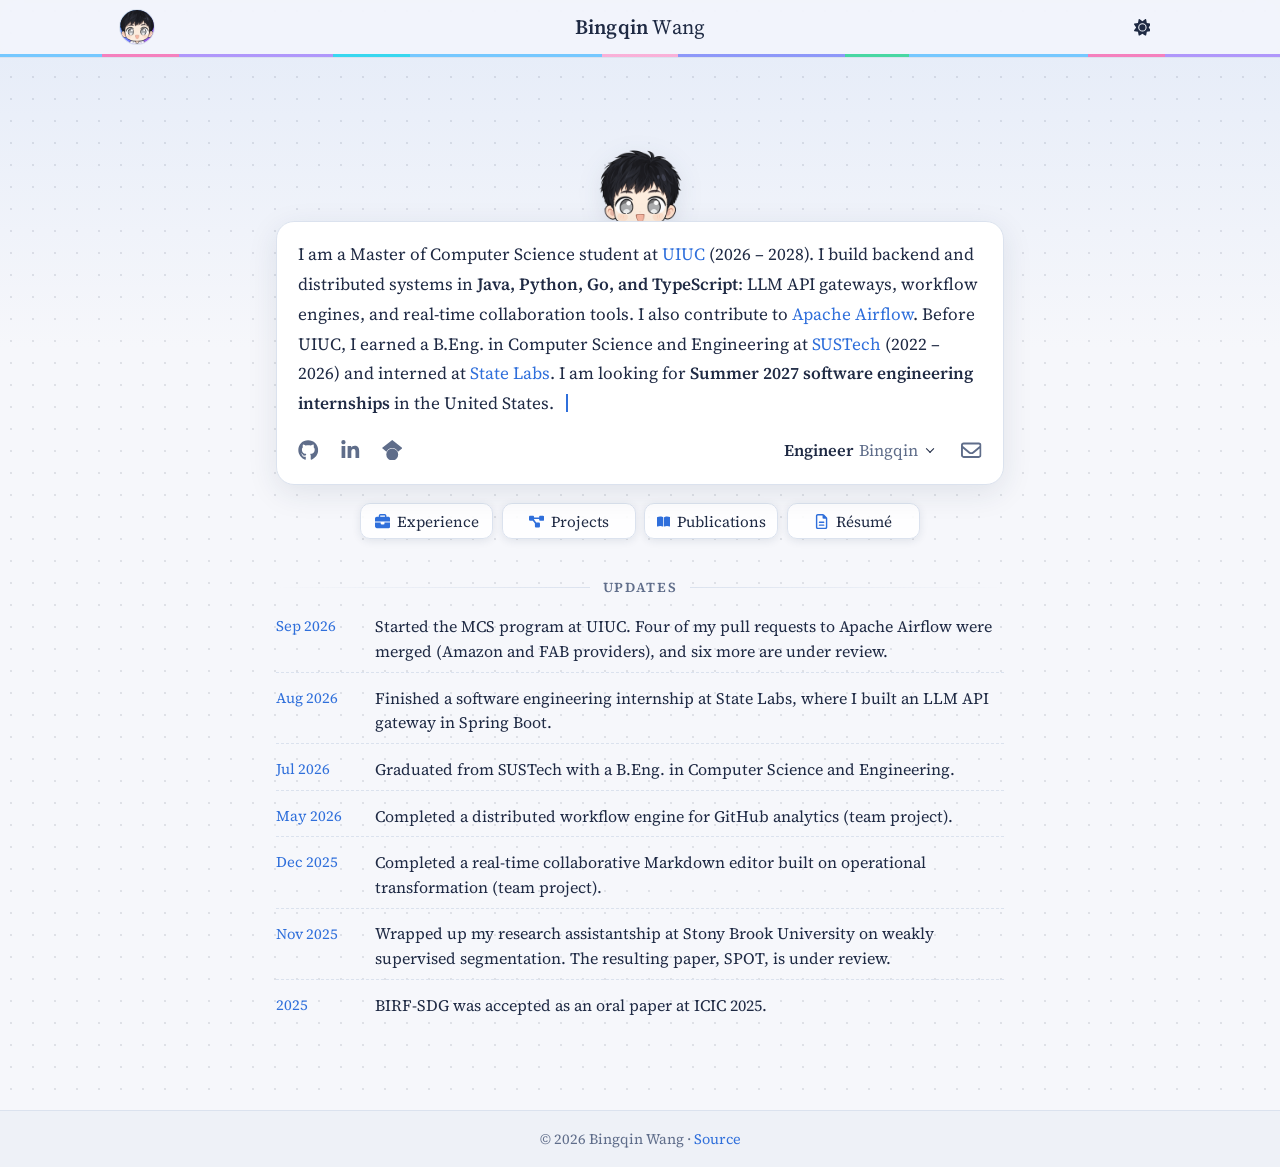
<file: site/index.html>
<!DOCTYPE html>
<html lang="en" data-theme="dark">
<head>
  <meta charset="utf-8">
  <meta name="viewport" content="width=device-width, initial-scale=1">
  <title>Bingqin Wang</title>
  <meta name="description" content="Bingqin Wang is a Master of Computer Science student at UIUC who builds backend and distributed systems in Java, Python, Go, and TypeScript. Seeking Summer 2027 software engineering internships in the United States.">
  <meta name="theme-color" content="#171d2e">
  <meta property="og:title" content="Bingqin Wang">
  <meta property="og:description" content="MCS student at UIUC. Backend and distributed systems. Seeking Summer 2027 software engineering internships in the US.">
  <meta property="og:url" content="https://bingqin2.github.io/">
  <meta property="og:type" content="website">
  <meta property="og:image" content="https://bingqin2.github.io/assets/img/avatar.png">
  <link rel="icon" href="assets/img/favicon.png" type="image/png" sizes="128x128">
  <link rel="canonical" href="https://bingqin2.github.io/">
  <script>
    (function () {
      try {
        var s = localStorage.getItem('theme');
        var dark = window.matchMedia && window.matchMedia('(prefers-color-scheme: dark)').matches;
        var theme = (s === 'light' || s === 'dark') ? s : (dark ? 'dark' : 'light');
        document.documentElement.setAttribute('data-theme', theme);
      } catch (e) {}
    })();
  </script>
  <link rel="preconnect" href="https://fonts.googleapis.com">
  <link rel="preconnect" href="https://fonts.gstatic.com" crossorigin>
  <link rel="stylesheet" href="https://fonts.googleapis.com/css2?family=Source+Serif+4:ital,opsz,wght@0,8..60,400;0,8..60,600;1,8..60,400&display=swap">
  <link rel="stylesheet" href="assets/css/style.css">
  <script type="application/ld+json">
  {
    "@context": "https://schema.org",
    "@type": "Person",
    "name": "Bingqin Wang",
    "url": "https://bingqin2.github.io/",
    "email": "mailto:bingqin2@illinois.edu",
    "jobTitle": "Master of Computer Science student",
    "affiliation": { "@type": "CollegeOrUniversity", "name": "University of Illinois Urbana-Champaign" },
    "alumniOf": { "@type": "CollegeOrUniversity", "name": "Southern University of Science and Technology" },
    "sameAs": [
      "https://github.com/bingqin2",
      "https://www.linkedin.com/in/bingqin-wang",
      "https://scholar.google.com/citations?user=je1AOpoAAAAJ&hl=en"
    ]
  }
  </script>
</head>
<body>
  <svg xmlns="http://www.w3.org/2000/svg" class="sprite" aria-hidden="true">
    <!-- Icons: Font Awesome Free 6.5.2 by @fontawesome, https://fontawesome.com, CC BY 4.0; Google Scholar mark from Simple Icons, CC0. -->
    <symbol id="i-sun" viewBox="0 0 512 512"><path d="M361.5 1.2c5 2.1 8.6 6.6 9.6 11.9L391 121l107.9 19.8c5.3 1 9.8 4.6 11.9 9.6s1.5 10.7-1.6 15.2L446.9 256l62.3 90.3c3.1 4.5 3.7 10.2 1.6 15.2s-6.6 8.6-11.9 9.6L391 391 371.1 498.9c-1 5.3-4.6 9.8-9.6 11.9s-10.7 1.5-15.2-1.6L256 446.9l-90.3 62.3c-4.5 3.1-10.2 3.7-15.2 1.6s-8.6-6.6-9.6-11.9L121 391 13.1 371.1c-5.3-1-9.8-4.6-11.9-9.6s-1.5-10.7 1.6-15.2L65.1 256 2.8 165.7c-3.1-4.5-3.7-10.2-1.6-15.2s6.6-8.6 11.9-9.6L121 121 140.9 13.1c1-5.3 4.6-9.8 9.6-11.9s10.7-1.5 15.2 1.6L256 65.1 346.3 2.8c4.5-3.1 10.2-3.7 15.2-1.6zM160 256a96 96 0 1 1 192 0 96 96 0 1 1 -192 0zm224 0a128 128 0 1 0 -256 0 128 128 0 1 0 256 0z"/></symbol>
    <symbol id="i-moon" viewBox="0 0 384 512"><path d="M223.5 32C100 32 0 132.3 0 256S100 480 223.5 480c60.6 0 115.5-24.2 155.8-63.4c5-4.9 6.3-12.5 3.1-18.7s-10.1-9.7-17-8.5c-9.8 1.7-19.8 2.6-30.1 2.6c-96.9 0-175.5-78.8-175.5-176c0-65.8 36-123.1 89.3-153.3c6.1-3.5 9.2-10.5 7.7-17.3s-7.3-11.9-14.3-12.5c-6.3-.5-12.6-.8-19-.8z"/></symbol>
    <symbol id="i-github" viewBox="0 0 496 512"><path d="M165.9 397.4c0 2-2.3 3.6-5.2 3.6-3.3.3-5.6-1.3-5.6-3.6 0-2 2.3-3.6 5.2-3.6 3-.3 5.6 1.3 5.6 3.6zm-31.1-4.5c-.7 2 1.3 4.3 4.3 4.9 2.6 1 5.6 0 6.2-2s-1.3-4.3-4.3-5.2c-2.6-.7-5.5.3-6.2 2.3zm44.2-1.7c-2.9.7-4.9 2.6-4.6 4.9.3 2 2.9 3.3 5.9 2.6 2.9-.7 4.9-2.6 4.6-4.6-.3-1.9-3-3.2-5.9-2.9zM244.8 8C106.1 8 0 113.3 0 252c0 110.9 69.8 205.8 169.5 239.2 12.8 2.3 17.3-5.6 17.3-12.1 0-6.2-.3-40.4-.3-61.4 0 0-70 15-84.7-29.8 0 0-11.4-29.1-27.8-36.6 0 0-22.9-15.7 1.6-15.4 0 0 24.9 2 38.6 25.8 21.9 38.6 58.6 27.5 72.9 20.9 2.3-16 8.8-27.1 16-33.7-55.9-6.2-112.3-14.3-112.3-110.5 0-27.5 7.6-41.3 23.6-58.9-2.6-6.5-11.1-33.3 2.6-67.9 20.9-6.5 69 27 69 27 20-5.6 41.5-8.5 62.8-8.5s42.8 2.9 62.8 8.5c0 0 48.1-33.6 69-27 13.7 34.7 5.2 61.4 2.6 67.9 16 17.7 25.8 31.5 25.8 58.9 0 96.5-58.9 104.2-114.8 110.5 9.2 7.9 17 22.9 17 46.4 0 33.7-.3 75.4-.3 83.6 0 6.5 4.6 14.4 17.3 12.1C428.2 457.8 496 362.9 496 252 496 113.3 383.5 8 244.8 8zM97.2 352.9c-1.3 1-1 3.3.7 5.2 1.6 1.6 3.9 2.3 5.2 1 1.3-1 1-3.3-.7-5.2-1.6-1.6-3.9-2.3-5.2-1zm-10.8-8.1c-.7 1.3.3 2.9 2.3 3.9 1.6 1 3.6.7 4.3-.7.7-1.3-.3-2.9-2.3-3.9-2-.6-3.6-.3-4.3.7zm32.4 35.6c-1.6 1.3-1 4.3 1.3 6.2 2.3 2.3 5.2 2.6 6.5 1 1.3-1.3.7-4.3-1.3-6.2-2.2-2.3-5.2-2.6-6.5-1zm-11.4-14.7c-1.6 1-1.6 3.6 0 5.9 1.6 2.3 4.3 3.3 5.6 2.3 1.6-1.3 1.6-3.9 0-6.2-1.4-2.3-4-3.3-5.6-2z"/></symbol>
    <symbol id="i-linkedin" viewBox="0 0 448 512"><path d="M100.28 448H7.4V148.9h92.88zM53.79 108.1C24.09 108.1 0 83.5 0 53.8a53.79 53.79 0 0 1 107.58 0c0 29.7-24.1 54.3-53.79 54.3zM447.9 448h-92.68V302.4c0-34.7-.7-79.2-48.29-79.2-48.29 0-55.69 37.7-55.69 76.7V448h-92.78V148.9h89.08v40.8h1.3c12.4-23.5 42.69-48.3 87.88-48.3 94 0 111.28 61.9 111.28 142.3V448z"/></symbol>
    <symbol id="i-scholar" viewBox="0 0 24 24"><path d="M5.242 13.769L0 9.5 12 0l12 9.5-5.242 4.269C17.548 11.249 14.978 9.5 12 9.5c-2.977 0-5.548 1.748-6.758 4.269zM12 10a7 7 0 1 0 0 14 7 7 0 0 0 0-14z"/></symbol>
    <symbol id="i-envelope" viewBox="0 0 512 512"><path d="M64 112c-8.8 0-16 7.2-16 16v22.1L220.5 291.7c20.7 17 50.4 17 71.1 0L464 150.1V128c0-8.8-7.2-16-16-16H64zM48 212.2V384c0 8.8 7.2 16 16 16H448c8.8 0 16-7.2 16-16V212.2L322 328.8c-38.4 31.5-93.7 31.5-132 0L48 212.2zM0 128C0 92.7 28.7 64 64 64H448c35.3 0 64 28.7 64 64V384c0 35.3-28.7 64-64 64H64c-35.3 0-64-28.7-64-64V128z"/></symbol>
    <symbol id="i-briefcase" viewBox="0 0 512 512"><path d="M184 48H328c4.4 0 8 3.6 8 8V96H176V56c0-4.4 3.6-8 8-8zm-56 8V96H64C28.7 96 0 124.7 0 160v96H192 320 512V160c0-35.3-28.7-64-64-64H384V56c0-30.9-25.1-56-56-56H184c-30.9 0-56 25.1-56 56zM512 288H320v32c0 17.7-14.3 32-32 32H224c-17.7 0-32-14.3-32-32V288H0V416c0 35.3 28.7 64 64 64H448c35.3 0 64-28.7 64-64V288z"/></symbol>
    <symbol id="i-diagram-project" viewBox="0 0 576 512"><path d="M0 80C0 53.5 21.5 32 48 32h96c26.5 0 48 21.5 48 48V96H384V80c0-26.5 21.5-48 48-48h96c26.5 0 48 21.5 48 48v96c0 26.5-21.5 48-48 48H432c-26.5 0-48-21.5-48-48V160H192v16c0 1.7-.1 3.4-.3 5L272 288h96c26.5 0 48 21.5 48 48v96c0 26.5-21.5 48-48 48H272c-26.5 0-48-21.5-48-48V336c0-1.7 .1-3.4 .3-5L144 224H48c-26.5 0-48-21.5-48-48V80z"/></symbol>
    <symbol id="i-book-open" viewBox="0 0 576 512"><path d="M249.6 471.5c10.8 3.8 22.4-4.1 22.4-15.5V78.6c0-4.2-1.6-8.4-5-11C247.4 52 202.4 32 144 32C93.5 32 46.3 45.3 18.1 56.1C6.8 60.5 0 71.7 0 83.8V454.1c0 11.9 12.8 20.2 24.1 16.5C55.6 460.1 105.5 448 144 448c33.9 0 79 14 105.6 23.5zm76.8 0C353 462 398.1 448 432 448c38.5 0 88.4 12.1 119.9 22.6c11.3 3.8 24.1-4.6 24.1-16.5V83.8c0-12.1-6.8-23.3-18.1-27.6C529.7 45.3 482.5 32 432 32c-58.4 0-103.4 20-123 35.6c-3.3 2.6-5 6.8-5 11V456c0 11.4 11.7 19.3 22.4 15.5z"/></symbol>
    <symbol id="i-file-lines" viewBox="0 0 384 512"><path d="M64 464c-8.8 0-16-7.2-16-16V64c0-8.8 7.2-16 16-16H224v80c0 17.7 14.3 32 32 32h80V448c0 8.8-7.2 16-16 16H64zM64 0C28.7 0 0 28.7 0 64V448c0 35.3 28.7 64 64 64H320c35.3 0 64-28.7 64-64V154.5c0-17-6.7-33.3-18.7-45.3L274.7 18.7C262.7 6.7 246.5 0 229.5 0H64zm56 256c-13.3 0-24 10.7-24 24s10.7 24 24 24H264c13.3 0 24-10.7 24-24s-10.7-24-24-24H120zm0 96c-13.3 0-24 10.7-24 24s10.7 24 24 24H264c13.3 0 24-10.7 24-24s-10.7-24-24-24H120z"/></symbol>
    <symbol id="i-code-branch" viewBox="0 0 448 512"><path d="M80 104a24 24 0 1 0 0-48 24 24 0 1 0 0 48zm80-24c0 32.8-19.7 61-48 73.3v87.8c18.8-10.9 40.7-17.1 64-17.1h96c35.3 0 64-28.7 64-64v-6.7C307.7 141 288 112.8 288 80c0-44.2 35.8-80 80-80s80 35.8 80 80c0 32.8-19.7 61-48 73.3V160c0 70.7-57.3 128-128 128H176c-35.3 0-64 28.7-64 64v6.7c28.3 12.3 48 40.5 48 73.3c0 44.2-35.8 80-80 80s-80-35.8-80-80c0-32.8 19.7-61 48-73.3V352 153.3C19.7 141 0 112.8 0 80C0 35.8 35.8 0 80 0s80 35.8 80 80zm232 0a24 24 0 1 0 -48 0 24 24 0 1 0 48 0zM80 456a24 24 0 1 0 0-48 24 24 0 1 0 0 48z"/></symbol>
  </svg>
  <a class="skip-link" href="#main">Skip to content</a>

  <header class="navbar">
    <div class="navbar-inner">
      <button class="navbar-avatar" id="navbar-avatar" type="button" aria-label="Back to top">
        <img src="assets/img/avatar-256.png" alt="" width="256" height="256">
      </button>
      <a class="brand" href="/" aria-label="Bingqin Wang, home"><strong>Bingqin</strong> Wang</a>
      <button class="theme-toggle" id="theme-toggle" type="button" aria-label="Switch to light theme" title="Switch to light theme">
        <svg class="icon" data-theme-icon="light" aria-hidden="true"><use href="#i-sun"/></svg>
        <svg class="icon" data-theme-icon="dark" aria-hidden="true"><use href="#i-moon"/></svg>
      </button>
    </div>
    <div class="ribbon" aria-hidden="true"></div>
  </header>

  <main id="main" class="hero">
    <div class="identity reveal" style="--delay: 0ms">
      <div class="hello" id="hello" aria-live="polite"><span class="hello-text" id="hello-text">Hi there</span></div>
      <button class="mascot" id="mascot" type="button" aria-label="Say hi">
        <img src="assets/img/avatar-256.png" srcset="assets/img/avatar-256.png 256w, assets/img/avatar-320.png 320w" sizes="106px" width="256" height="256" fetchpriority="high" alt="Cartoon avatar of Bingqin Wang">
      </button>
    </div>

    <section class="prompt reveal" style="--delay: 80ms" aria-label="About Bingqin Wang">
      <p class="bio" id="bio"></p>
      <div class="prompt-actions">
        <div class="action-group">
          <a class="action" href="https://github.com/bingqin2" title="GitHub" aria-label="GitHub"><svg class="icon" aria-hidden="true"><use href="#i-github"/></svg></a>
          <a class="action" href="https://www.linkedin.com/in/bingqin-wang" title="LinkedIn" aria-label="LinkedIn"><svg class="icon" aria-hidden="true"><use href="#i-linkedin"/></svg></a>
          <a class="action" href="https://scholar.google.com/citations?user=je1AOpoAAAAJ&amp;hl=en" title="Google Scholar" aria-label="Google Scholar"><svg class="icon" aria-hidden="true"><use href="#i-scholar"/></svg></a>
        </div>
        <details class="model-select" id="model-select">
          <summary aria-label="Choose which introduction to show"><span class="model-variant" id="model-variant">Engineer</span><span class="model-brand">Bingqin</span></summary>
          <div class="model-options" role="listbox" aria-label="Introduction">
            <button type="button" role="option" data-persona="engineer" aria-selected="true">Engineer</button>
            <button type="button" role="option" data-persona="researcher" aria-selected="false">Researcher</button>
          </div>
        </details>
        <a class="action action-email" href="mailto:bingqin2@illinois.edu" title="Email" aria-label="Email"><svg class="icon" aria-hidden="true"><use href="#i-envelope"/></svg></a>
      </div>
    </section>

    <template id="bio-engineer">
      I am a Master of Computer Science student at <a href="https://illinois.edu/">UIUC</a> (2026 – 2028). I build backend and distributed systems in <strong>Java, Python, Go, and TypeScript</strong>: LLM API gateways, workflow engines, and real-time collaboration tools. I also contribute to <a href="https://github.com/apache/airflow">Apache Airflow</a>. Before UIUC, I earned a B.Eng. in Computer Science and Engineering at <a href="https://www.sustech.edu.cn/en/">SUSTech</a> (2022 – 2026) and interned at <a href="https://statelabs.ai">State Labs</a>. I am looking for <strong>Summer 2027 software engineering internships</strong> in the United States.
    </template>
    <template id="bio-researcher">
      I am a Master of Computer Science student at <a href="https://illinois.edu/">UIUC</a>. My research background is in computer vision: weakly supervised semantic segmentation with Prof. Chenyu You at <a href="https://ai.stonybrook.edu/">Stony Brook University</a> (SPOT, under review) and single-source domain generalization for retinal vessel segmentation at <a href="https://www.sustech.edu.cn/en/">SUSTech</a> (BIRF-SDG, <a href="https://link.springer.com/chapter/10.1007/978-981-95-0036-9_23">ICIC 2025</a> oral). I am now interested in how AI agents can support software development, and I build the systems behind them.
    </template>

    <nav class="quick-links reveal" style="--delay: 160ms" aria-label="Sections">
      <button class="quick-link" type="button" data-panel="experience" aria-expanded="false" aria-controls="panel-experience"><svg class="icon" aria-hidden="true"><use href="#i-briefcase"/></svg><span>Experience</span></button>
      <button class="quick-link" type="button" data-panel="projects" aria-expanded="false" aria-controls="panel-projects"><svg class="icon" aria-hidden="true"><use href="#i-diagram-project"/></svg><span>Projects</span></button>
      <button class="quick-link" type="button" data-panel="publications" aria-expanded="false" aria-controls="panel-publications"><svg class="icon" aria-hidden="true"><use href="#i-book-open"/></svg><span>Publications</span></button>
      <a class="quick-link" href="files/CV_English_Bingqin_Wang.pdf" target="_blank" rel="noopener"><svg class="icon" aria-hidden="true"><use href="#i-file-lines"/></svg><span>Résumé</span></a>
    </nav>

    <div class="panels">
      <div class="panel-wrap" id="panel-experience">
        <section class="panel" aria-labelledby="experience-title">
          <div class="panel-inner" inert>
            <h2 id="experience-title">Experience</h2>
            <article class="entry">
              <h3>Software Engineer Intern · <a href="https://statelabs.ai">State Labs</a> <span class="light">(Lingtai Technology)</span></h3>
              <p class="meta">Shenzhen, China · May 2026 – Aug 2026</p>
              <ul>
                <li>Developed a Spring Boot API gateway exposing generation APIs compatible with OpenAI, Gemini, and Anthropic clients and returning JSON responses or SSE streams.</li>
                <li>Implemented a Gemini adapter that maps conversation history and generation parameters to an OpenAI-compatible upstream and translates responses and SSE chunks back into Gemini format.</li>
                <li>Implemented optimistic locking and bounded retries for balance deductions, recorded partial charges, stripped client-supplied identity headers, and added JUnit and Mockito tests for billing logic.</li>
              </ul>
            </article>
            <article class="entry">
              <h3>Research Assistant · <a href="https://ai.stonybrook.edu/">AI Innovation Institute, Stony Brook University</a></h3>
              <p class="meta">Remote · Apr 2025 – Nov 2025 · Advisor: Prof. Chenyu You</p>
              <ul>
                <li>Built a PyTorch pipeline for weakly supervised segmentation, generating pixel-level pseudo-labels from image-level tags.</li>
                <li>Trained segmentation models with ResNet-50 and DINOv3 backbones using multi-GPU mixed precision, reaching 76.8% mIoU with DINOv3 on VOC.</li>
              </ul>
            </article>

            <h2>Education</h2>
            <article class="entry compact">
              <h3><a href="https://illinois.edu/">University of Illinois Urbana-Champaign</a></h3>
              <p class="meta">Master of Computer Science · Aug 2026 – May 2028 (expected) · Champaign, IL</p>
            </article>
            <article class="entry compact">
              <h3><a href="https://www.sustech.edu.cn/en/">Southern University of Science and Technology</a></h3>
              <p class="meta">B.Eng. in Computer Science and Engineering · Sep 2022 – Jul 2026 · Shenzhen, China</p>
            </article>

            <h2>Skills</h2>
            <dl class="skills">
              <div><dt>Languages</dt><dd>Java, Python, Go, C++, TypeScript, JavaScript, SQL, Bash</dd></div>
              <div><dt>Backend</dt><dd>Spring Boot, Spring Cloud Gateway, FastAPI, REST APIs, PostgreSQL, MySQL, Redis, MyBatis, Kafka</dd></div>
              <div><dt>Frontend</dt><dd>React, TypeScript, HTML, CSS</dd></div>
              <div><dt>DevOps</dt><dd>Docker, Linux, Nginx, Git, GitHub Actions, CI/CD, Maven</dd></div>
              <div><dt>Fundamentals</dt><dd>distributed systems, concurrency, operating systems, networking, security, object-oriented design</dd></div>
            </dl>
          </div>
        </section>
      </div>

      <div class="panel-wrap" id="panel-projects">
        <section class="panel" aria-labelledby="projects-title">
          <div class="panel-inner" inert>
            <h2 id="projects-title">Projects</h2>
            <div class="cards">
              <article class="card">
                <h3><a href="https://github.com/bingqin2/PatchPilot">PatchPilot</a> <svg class="icon card-icon" aria-hidden="true"><use href="#i-github"/></svg></h3>
                <p class="stack">Java 21 · Spring Boot · MySQL · Docker</p>
                <p>A self-hosted GitHub issue-to-PR agent: a webhook trigger, safety gates, a durable MySQL task queue, guarded repository tools, adapter-driven test verification, and pull requests opened for human review.</p>
                <p class="links"><a href="https://github.com/bingqin2/PatchPilot">Repository</a> · <a href="https://github.com/bingqin2/patchpilot-demo-java">Live demo target</a></p>
              </article>
              <article class="card">
                <h3><a href="https://github.com/bingqin2/hy3-termscope">TermScope</a> <svg class="icon card-icon" aria-hidden="true"><use href="#i-github"/></svg></h3>
                <p class="stack">Python · Agent evaluation</p>
                <p>Process evaluation and causal error localization for LLM terminal agents on Terminal-Bench 2.0: judge runs as processes, not only by outcome, and find the step where a failed run went wrong.</p>
                <p class="links"><a href="https://github.com/bingqin2/hy3-termscope">Repository</a> · <a href="https://bingqin2.github.io/hy3-termscope/">Report and results</a></p>
              </article>
              <article class="card wide">
                <h3>Distributed Workflow Engine for GitHub Analytics <span class="tag">team project · private</span></h3>
                <p class="stack">Python · PostgreSQL · asyncio · Docker · Mar 2026 – May 2026</p>
                <ul>
                  <li>Built a distributed DAG engine for GitHub activity analytics, coordinating schedulers and workers through PostgreSQL transactions, task leases, and heartbeats.</li>
                  <li>Implemented dynamic task expansion for parallel data processing and asynchronous triggers that release worker slots while waiting for external data.</li>
                  <li>Added partitioned backfills and idempotent result publication, using fault injection to verify output consistency across worker crashes, retries, and repeated backfills.</li>
                </ul>
              </article>
              <article class="card wide">
                <h3>Real-Time Collaborative Markdown Editor <span class="tag">team project · private</span></h3>
                <p class="stack">Go · TypeScript · PostgreSQL · WebSocket · IndexedDB · Oct 2025 – Dec 2025</p>
                <ul>
                  <li>Built an operational transformation engine in Go and TypeScript for collaborative Markdown editing, validating document convergence under concurrent edits with shared cross-language tests.</li>
                  <li>Designed a WebSocket synchronization protocol with operation IDs, acknowledgments, and durable deduplication, and persisted pending edits in IndexedDB for recovery after disconnects and page reloads.</li>
                  <li>Implemented transactional operation logs and versioned snapshots in PostgreSQL, acknowledging edits only after commit and testing recovery from crashes before and after transaction completion.</li>
                </ul>
              </article>
              <article class="card wide">
                <h3><a href="https://github.com/apache/airflow">Apache Airflow</a> contributions <svg class="icon card-icon" aria-hidden="true"><use href="#i-code-branch"/></svg></h3>
                <p class="stack">Python · Amazon and FAB providers · 4 merged, 6 under review</p>
                <ul>
                  <li><a href="https://github.com/apache/airflow/pull/72570">#72570</a> Failure-path and serialization tests for the Step Functions execution trigger.</li>
                  <li><a href="https://github.com/apache/airflow/pull/72824">#72824</a> Pickle round-trip fix for Amazon provider exceptions, with tests.</li>
                  <li><a href="https://github.com/apache/airflow/pull/72950">#72950</a> Close the session after the FAB permissions collection read.</li>
                  <li><a href="https://github.com/apache/airflow/pull/72951">#72951</a> Log the HTTP response in HttpToS3Operator when log_response is set.</li>
                </ul>
              </article>
            </div>
            <p class="earlier"><strong>Earlier:</strong> <a href="https://github.com/bingqin2/CourseAwareIDE">CourseAwareIDE</a>, a VS Code extension for course management (TypeScript, Python, PostgreSQL), and a <a href="https://github.com/bingqin2/cpp_facial_privacy_protection">real-time face anonymization tool</a> in C++ with OpenCV and YuNet.</p>
          </div>
        </section>
      </div>

      <div class="panel-wrap" id="panel-publications">
        <section class="panel" aria-labelledby="publications-title">
          <div class="panel-inner" inert>
            <h2 id="publications-title">Publications</h2>
            <ol class="pubs">
              <li>
                <p class="pub-title">SPOT: CAM-Guided Optimal Transport for Weakly Supervised Semantic Segmentation</p>
                <p class="pub-authors"><strong>Bingqin Wang</strong>, Qin Ren, Wen Zhang, Yuting He, Zhiwen Fan, Chenyu You</p>
                <p class="pub-venue">Under review, 2026</p>
              </li>
              <li>
                <p class="pub-title"><a href="https://link.springer.com/chapter/10.1007/978-981-95-0036-9_23">BIRF-SDG: Band Importance Aware Random Frequency Filter Based Single-source Domain Generalization for Retinal Vessel Segmentation</a></p>
                <p class="pub-authors"><strong>Bingqin Wang</strong>, Haojin Li, Heng Li, Hemu Liu, Jiang Liu</p>
                <p class="pub-venue">International Conference on Intelligent Computing (ICIC) 2025 · <span class="oral">Oral</span></p>
              </li>
            </ol>
            <p class="earlier">See also my <a href="https://scholar.google.com/citations?user=je1AOpoAAAAJ&amp;hl=en">Google Scholar profile</a>.</p>
          </div>
        </section>
      </div>
    </div>

    <section class="updates reveal" style="--delay: 240ms" id="updates" aria-labelledby="updates-title">
      <h2 id="updates-title">Updates</h2>
      <ul class="updates-list">
        <li><time datetime="2026-09">Sep 2026</time><span>Started the MCS program at UIUC. Four of my pull requests to Apache Airflow were merged (Amazon and FAB providers), and six more are under review.</span></li>
        <li><time datetime="2026-08">Aug 2026</time><span>Finished a software engineering internship at State Labs, where I built an LLM API gateway in Spring Boot.</span></li>
        <li><time datetime="2026-07">Jul 2026</time><span>Graduated from SUSTech with a B.Eng. in Computer Science and Engineering.</span></li>
        <li><time datetime="2026-05">May 2026</time><span>Completed a distributed workflow engine for GitHub analytics (team project).</span></li>
        <li><time datetime="2025-12">Dec 2025</time><span>Completed a real-time collaborative Markdown editor built on operational transformation (team project).</span></li>
        <li><time datetime="2025-11">Nov 2025</time><span>Wrapped up my research assistantship at Stony Brook University on weakly supervised segmentation. The resulting paper, SPOT, is under review.</span></li>
        <li><time datetime="2025">2025</time><span>BIRF-SDG was accepted as an oral paper at ICIC 2025.</span></li>
      </ul>
    </section>
  </main>

  <footer class="footer">
    <p>© 2026 Bingqin Wang · <a href="https://github.com/bingqin2/bingqin2.github.io">Source</a></p>
  </footer>

  <script src="assets/js/main.js" defer></script>
  <!-- Cloudflare Web Analytics --><script type="module" src="https://static.cloudflareinsights.com/beacon.min.js" data-cf-beacon='{"token": "325764b6e20245dda714be3e5b65f8bf"}'></script><!-- End Cloudflare Web Analytics -->
</body>
</html>
</file>
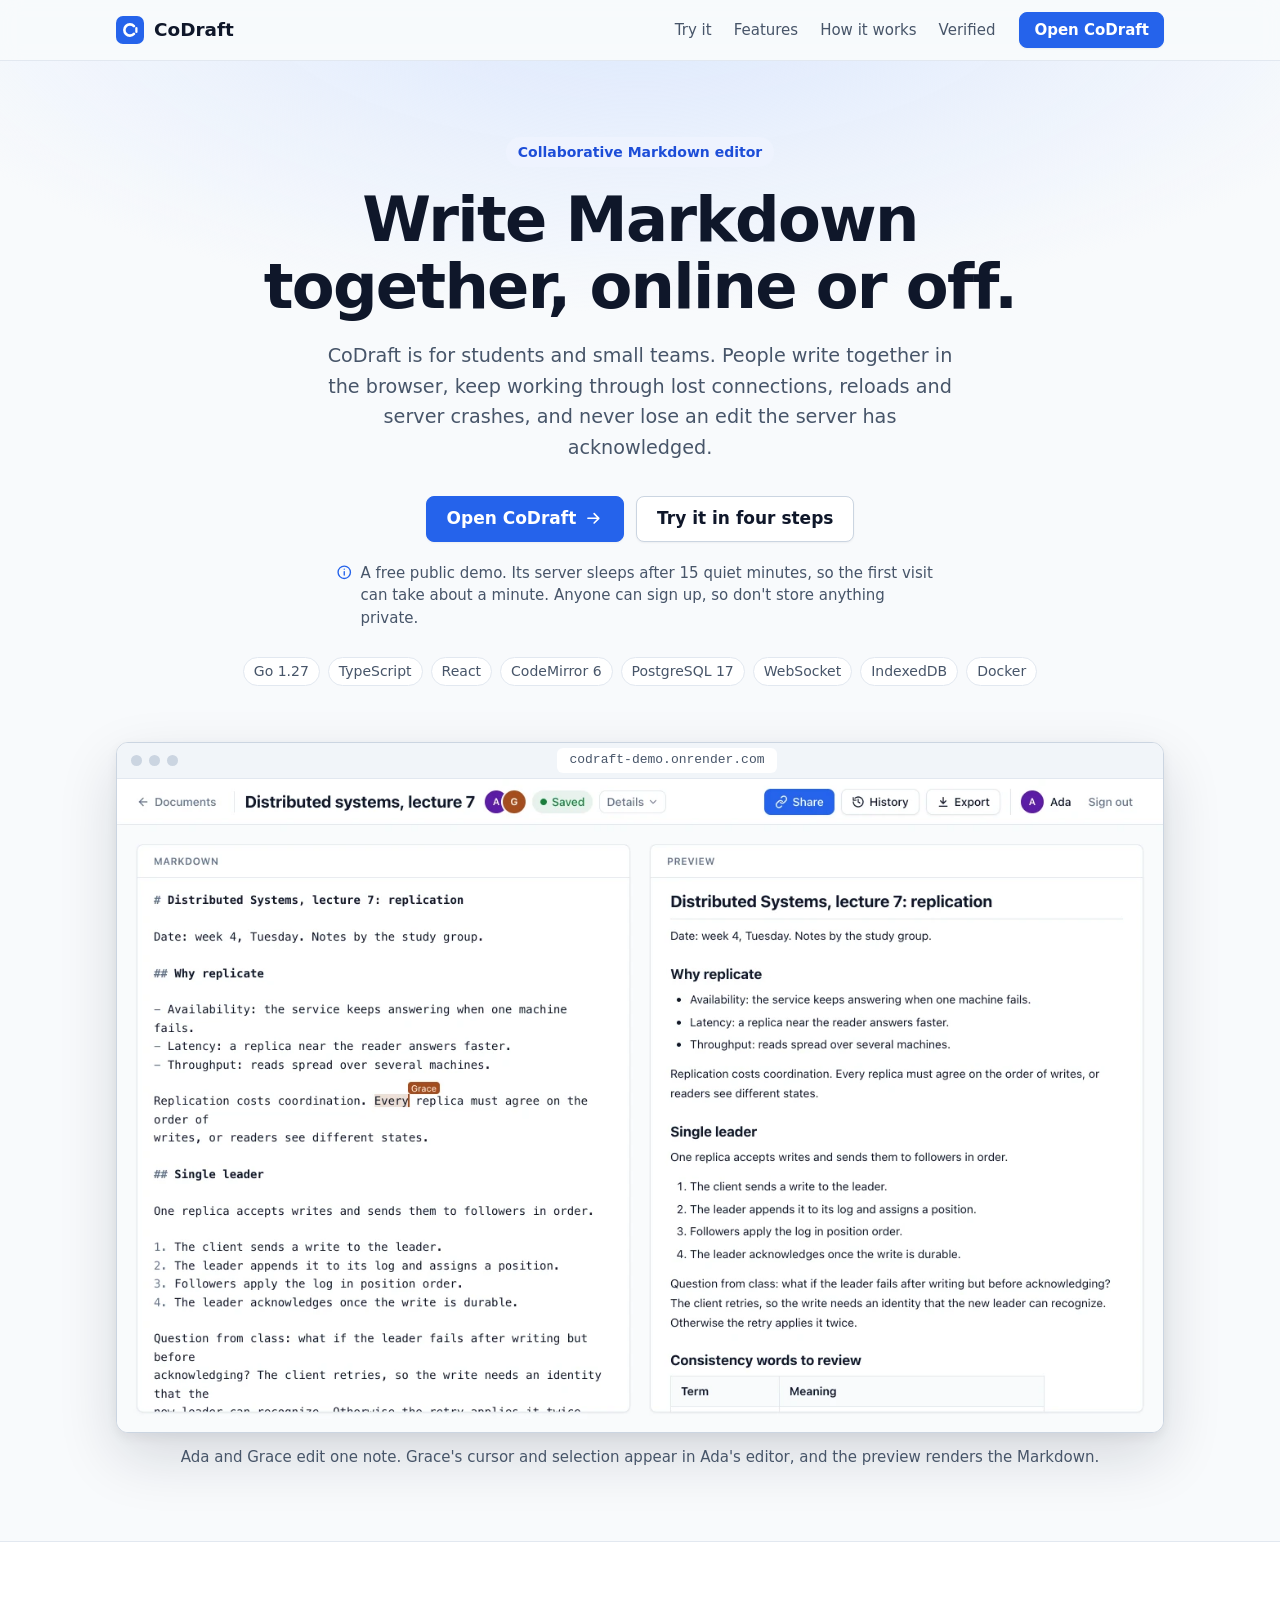
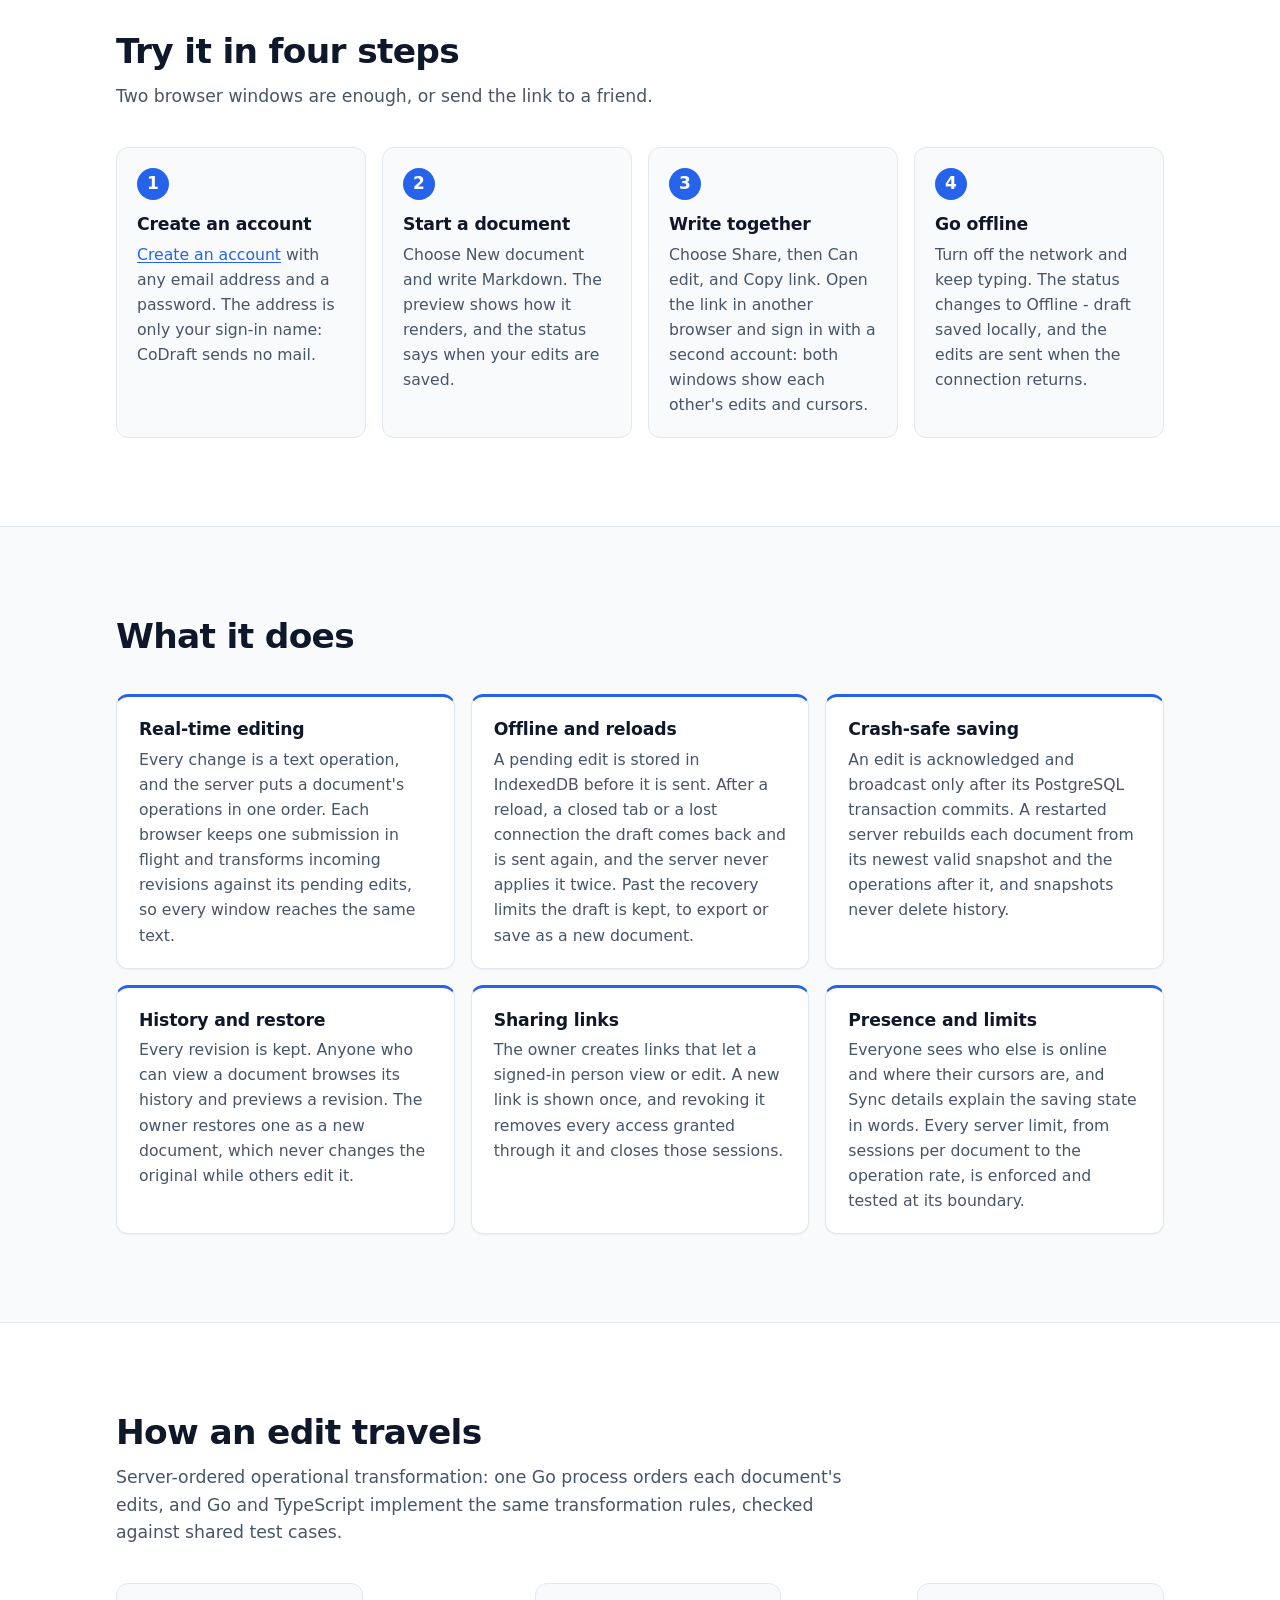
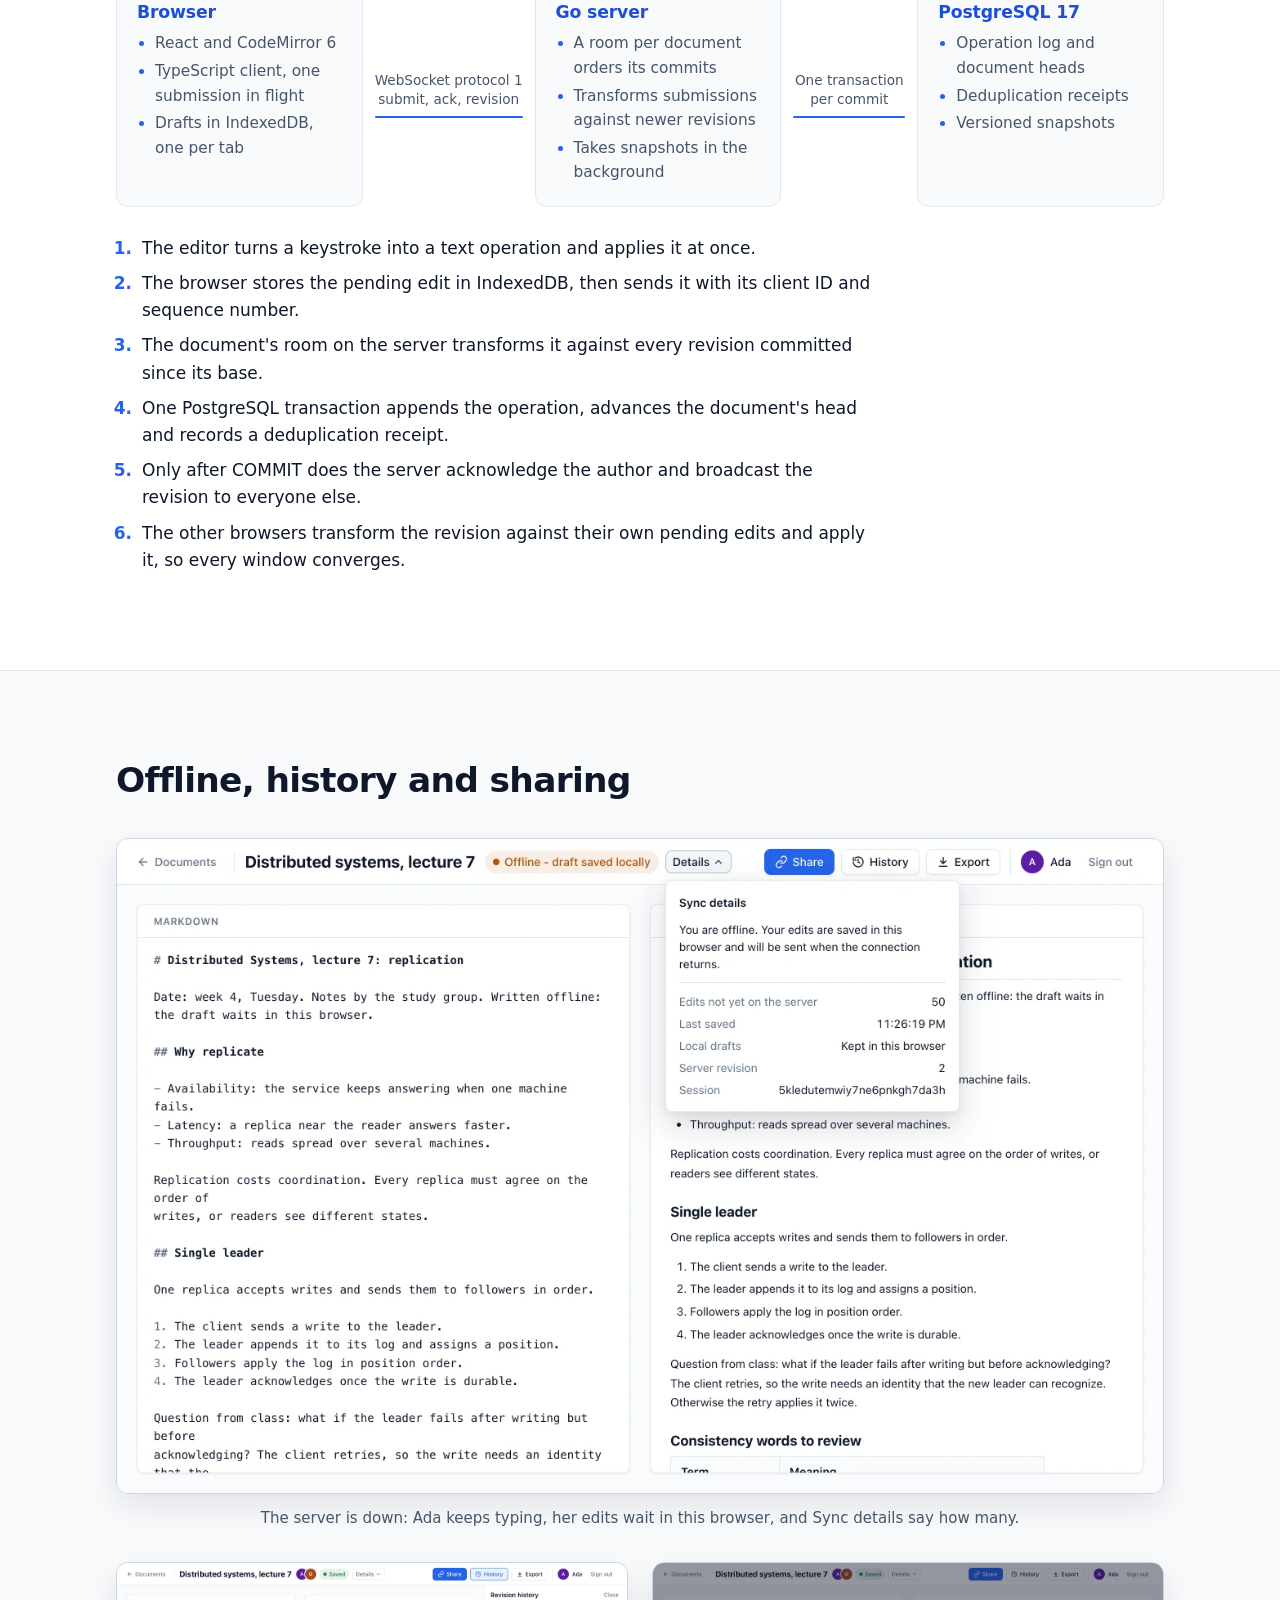
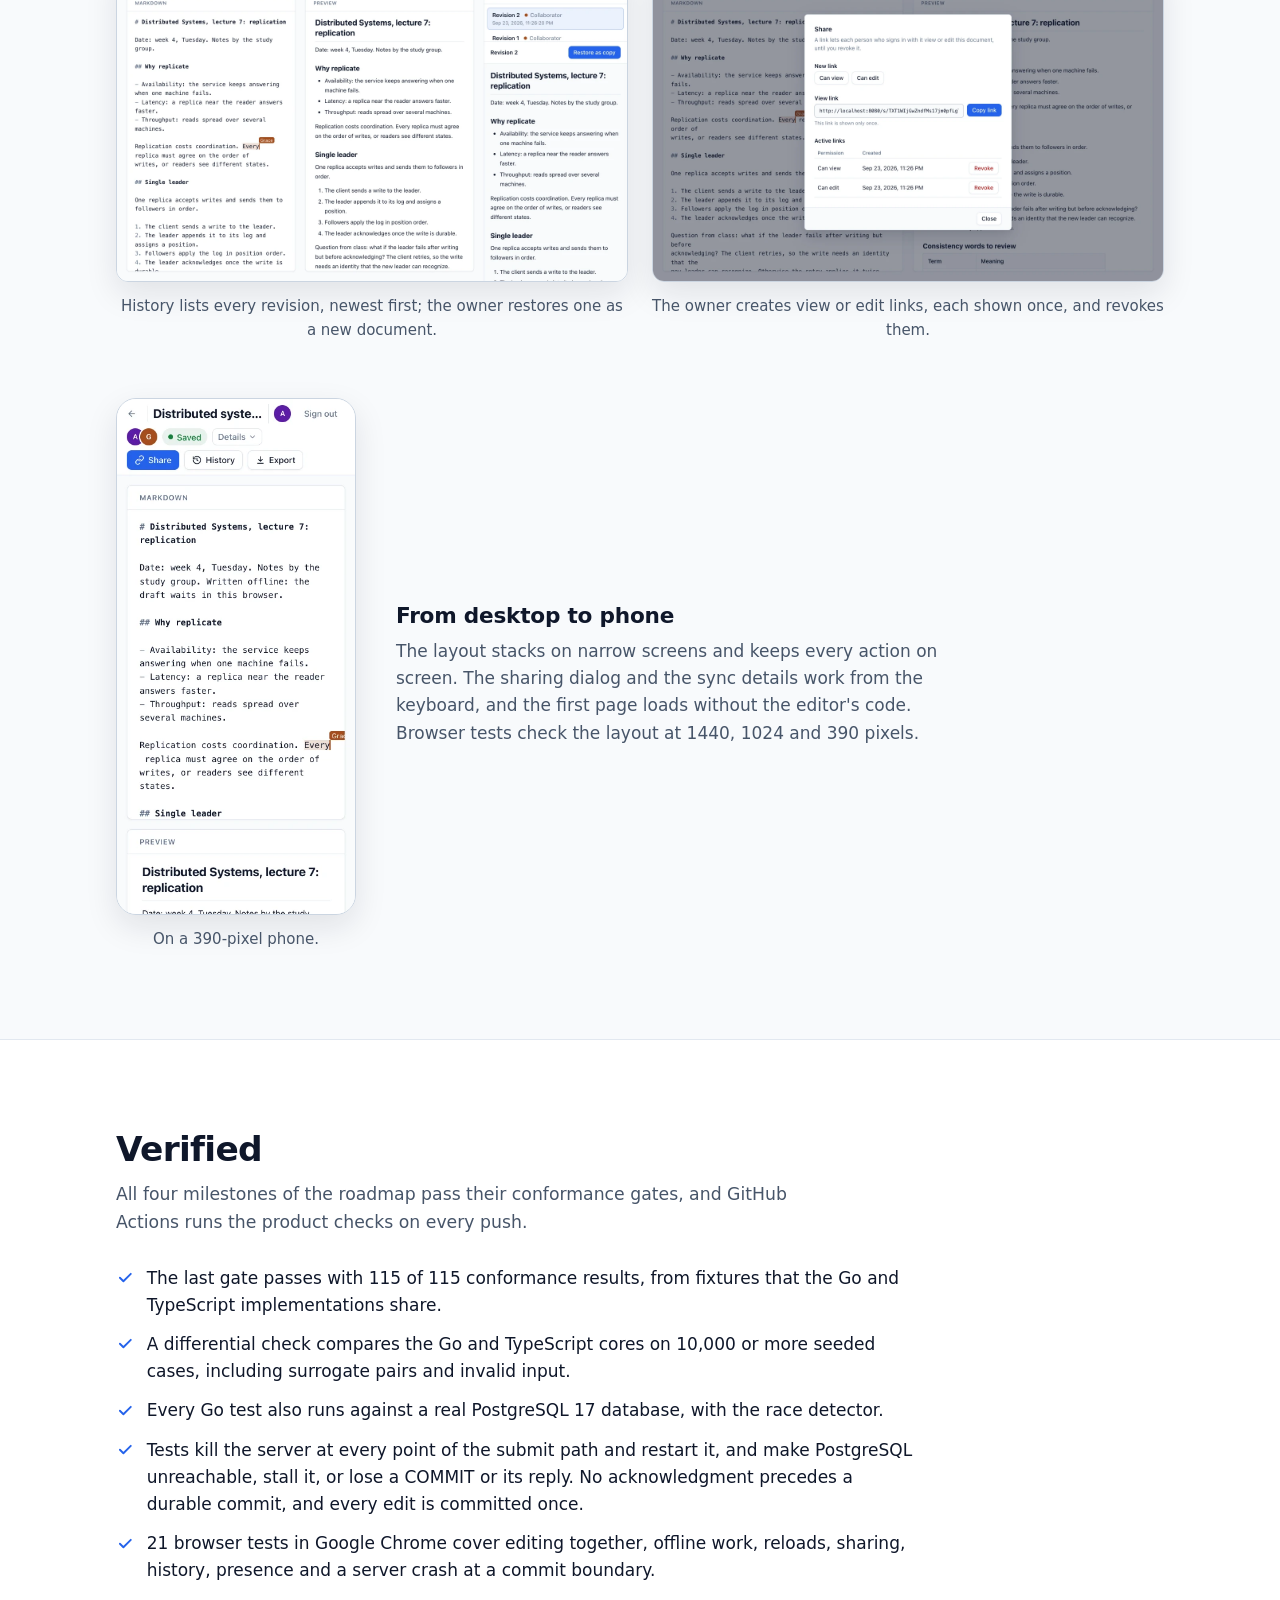
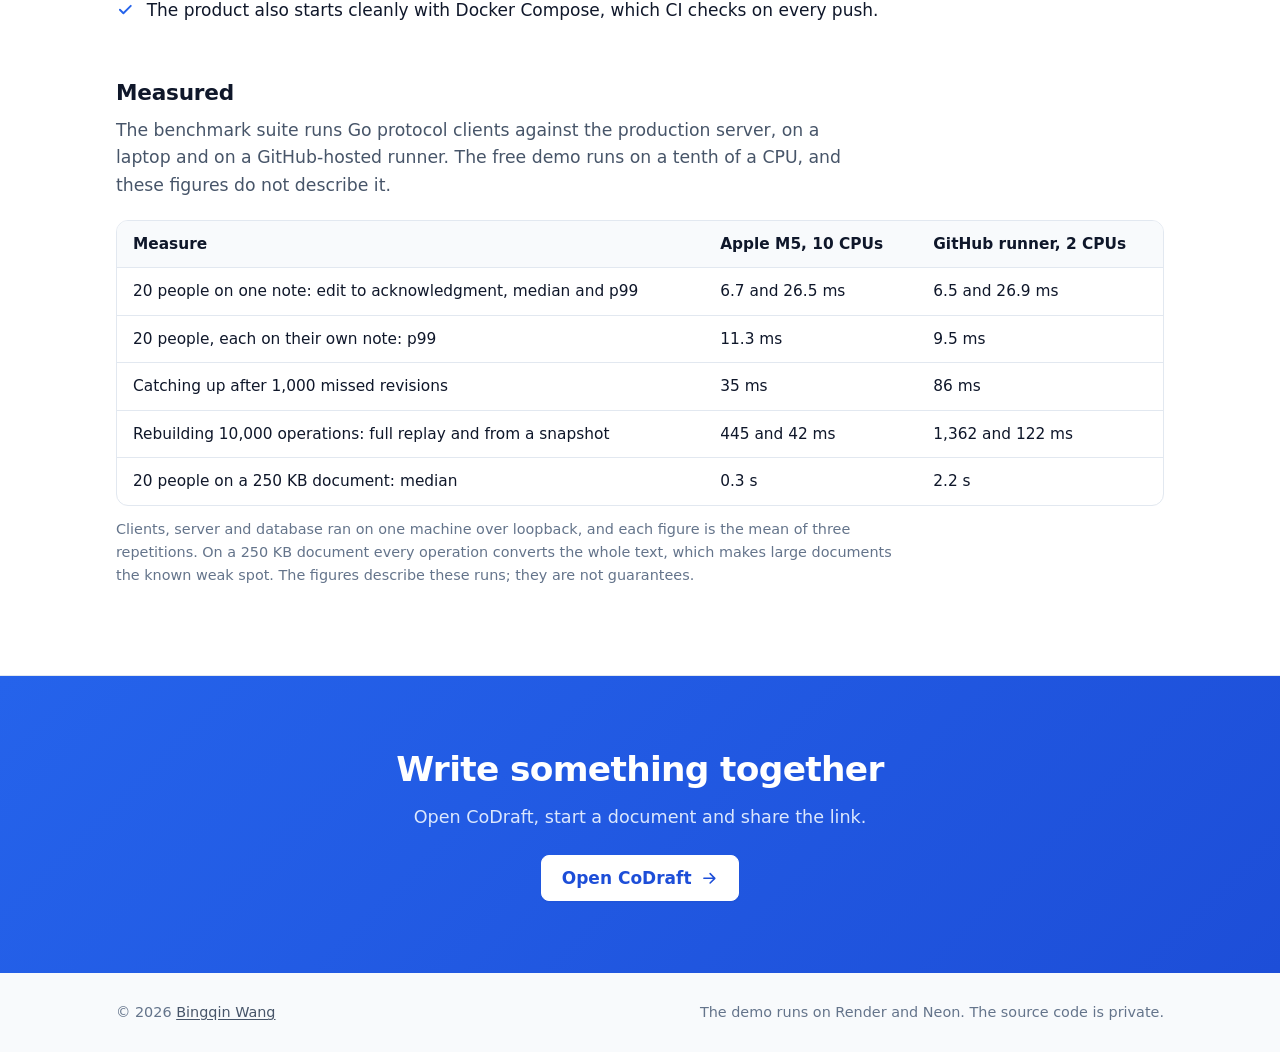
<file: site/CoDraft/index.html>
<!DOCTYPE html>
<html lang="en">
<head>
  <meta charset="utf-8">
  <meta name="viewport" content="width=device-width, initial-scale=1">
  <title>CoDraft: a collaborative Markdown editor</title>
  <meta name="description" content="CoDraft is a collaborative Markdown editor: write together in the browser, keep working offline and through server crashes, browse the history and share links. Try the free public demo.">
  <meta name="color-scheme" content="light">
  <meta name="theme-color" content="#f8fafc">
  <meta property="og:title" content="CoDraft: a collaborative Markdown editor">
  <meta property="og:description" content="Write Markdown together in the browser, keep working offline, through reloads and server crashes, and never lose an acknowledged edit. Try the public demo.">
  <meta property="og:url" content="https://bingqin2.github.io/CoDraft/">
  <meta property="og:type" content="website">
  <meta property="og:image" content="https://bingqin2.github.io/CoDraft/images/og.jpg">
  <meta name="twitter:card" content="summary_large_image">
  <link rel="icon" href="favicon.svg" type="image/svg+xml">
  <link rel="canonical" href="https://bingqin2.github.io/CoDraft/">
  <link rel="stylesheet" href="codraft.css">
</head>
<body>
  <a class="skip-link" href="#main">Skip to content</a>
  <svg xmlns="http://www.w3.org/2000/svg" class="sprite" aria-hidden="true">
    <symbol id="i-arrow" viewBox="0 0 24 24"><path d="M5 12h14M13 6l6 6-6 6" fill="none" stroke="currentColor" stroke-width="2" stroke-linecap="round" stroke-linejoin="round"/></symbol>
    <symbol id="i-info" viewBox="0 0 24 24"><circle cx="12" cy="12" r="9" fill="none" stroke="currentColor" stroke-width="2"/><path d="M12 11v5M12 7.5h.01" fill="none" stroke="currentColor" stroke-width="2" stroke-linecap="round"/></symbol>
    <symbol id="i-check" viewBox="0 0 24 24"><path d="M5 12.5l4.5 4.5L19 7.5" fill="none" stroke="currentColor" stroke-width="2.4" stroke-linecap="round" stroke-linejoin="round"/></symbol>
  </svg>

  <header class="topbar">
    <div class="wrap topbar-inner">
      <a class="brand" href="./">
        <svg class="logo" viewBox="0 0 32 32" aria-hidden="true" focusable="false"><rect width="32" height="32" rx="8" fill="#2563eb"/><path d="M20.5 11.5a6.4 6.4 0 1 0 0 9" fill="none" stroke="#ffffff" stroke-width="3" stroke-linecap="round"/><rect x="22" y="12.5" width="2.6" height="7" rx="1.3" fill="#ffffff"/></svg>
        CoDraft
      </a>
      <nav class="nav" aria-label="Sections">
        <a href="#try">Try it</a>
        <a href="#features">Features</a>
        <a href="#how">How it works</a>
        <a href="#verified">Verified</a>
      </nav>
      <a class="button primary" href="https://codraft-demo.onrender.com/">Open CoDraft</a>
    </div>
  </header>

  <main id="main">
    <section class="hero" aria-labelledby="hero-title">
      <div class="wrap hero-text">
        <p class="eyebrow">Collaborative Markdown editor</p>
        <h1 id="hero-title">Write Markdown together, online or off.</h1>
        <p class="lede">CoDraft is for students and small teams. People write together in the browser, keep working through lost connections, reloads and server crashes, and never lose an edit the server has acknowledged.</p>
        <div class="actions">
          <a class="button primary large" href="https://codraft-demo.onrender.com/">Open CoDraft <svg class="icon" aria-hidden="true"><use href="#i-arrow"/></svg></a>
          <a class="button large" href="#try">Try it in four steps</a>
        </div>
        <p class="demo-note"><svg class="icon" aria-hidden="true"><use href="#i-info"/></svg><span>A free public demo. Its server sleeps after 15 quiet minutes, so the first visit can take about a minute. Anyone can sign up, so don't store anything private.</span></p>
        <ul class="chips" aria-label="Built with">
          <li>Go 1.27</li>
          <li>TypeScript</li>
          <li>React</li>
          <li>CodeMirror 6</li>
          <li>PostgreSQL 17</li>
          <li>WebSocket</li>
          <li>IndexedDB</li>
          <li>Docker</li>
        </ul>
      </div>
      <figure class="wrap shot">
        <div class="window">
          <div class="window-bar" aria-hidden="true"><span></span><span></span><span></span><code>codraft-demo.onrender.com</code></div>
          <img src="images/document-1280.webp" srcset="images/document-1280.webp 1280w, images/document.webp 2560w" sizes="(max-width: 640px) calc(100vw - 34px), (max-width: 1088px) calc(100vw - 42px), 1046px" width="1280" height="800" fetchpriority="high" alt="The CoDraft editor: Markdown source on the left, the rendered preview on the right, two people online and the status Saved. Grace's cursor and selection are marked in Ada's editor.">
        </div>
        <figcaption>Ada and Grace edit one note. Grace's cursor and selection appear in Ada's editor, and the preview renders the Markdown.</figcaption>
      </figure>
    </section>

    <section id="try" class="band" aria-labelledby="try-title">
      <div class="wrap">
        <h2 id="try-title">Try it in four steps</h2>
        <p class="section-lede">Two browser windows are enough, or send the link to a friend.</p>
        <ol class="try-steps">
          <li>
            <h3>Create an account</h3>
            <p><a href="https://codraft-demo.onrender.com/register">Create an account</a> with any email address and a password. The address is only your sign-in name: CoDraft sends no mail.</p>
          </li>
          <li>
            <h3>Start a document</h3>
            <p>Choose New document and write Markdown. The preview shows how it renders, and the status says when your edits are saved.</p>
          </li>
          <li>
            <h3>Write together</h3>
            <p>Choose Share, then Can edit, and Copy link. Open the link in another browser and sign in with a second account: both windows show each other's edits and cursors.</p>
          </li>
          <li>
            <h3>Go offline</h3>
            <p>Turn off the network and keep typing. The status changes to Offline - draft saved locally, and the edits are sent when the connection returns.</p>
          </li>
        </ol>
      </div>
    </section>

    <section id="features" aria-labelledby="features-title">
      <div class="wrap">
        <h2 id="features-title">What it does</h2>
        <ul class="features">
          <li>
            <h3>Real-time editing</h3>
            <p>Every change is a text operation, and the server puts a document's operations in one order. Each browser keeps one submission in flight and transforms incoming revisions against its pending edits, so every window reaches the same text.</p>
          </li>
          <li>
            <h3>Offline and reloads</h3>
            <p>A pending edit is stored in IndexedDB before it is sent. After a reload, a closed tab or a lost connection the draft comes back and is sent again, and the server never applies it twice. Past the recovery limits the draft is kept, to export or save as a new document.</p>
          </li>
          <li>
            <h3>Crash-safe saving</h3>
            <p>An edit is acknowledged and broadcast only after its PostgreSQL transaction commits. A restarted server rebuilds each document from its newest valid snapshot and the operations after it, and snapshots never delete history.</p>
          </li>
          <li>
            <h3>History and restore</h3>
            <p>Every revision is kept. Anyone who can view a document browses its history and previews a revision. The owner restores one as a new document, which never changes the original while others edit it.</p>
          </li>
          <li>
            <h3>Sharing links</h3>
            <p>The owner creates links that let a signed-in person view or edit. A new link is shown once, and revoking it removes every access granted through it and closes those sessions.</p>
          </li>
          <li>
            <h3>Presence and limits</h3>
            <p>Everyone sees who else is online and where their cursors are, and Sync details explain the saving state in words. Every server limit, from sessions per document to the operation rate, is enforced and tested at its boundary.</p>
          </li>
        </ul>
      </div>
    </section>

    <section id="how" class="band" aria-labelledby="how-title">
      <div class="wrap">
        <h2 id="how-title">How an edit travels</h2>
        <p class="section-lede">Server-ordered operational transformation: one Go process orders each document's edits, and Go and TypeScript implement the same transformation rules, checked against shared test cases.</p>
        <div class="architecture">
          <div class="node">
            <h3>Browser</h3>
            <ul>
              <li>React and CodeMirror 6</li>
              <li>TypeScript client, one submission in flight</li>
              <li>Drafts in IndexedDB, one per tab</li>
            </ul>
          </div>
          <div class="wire">WebSocket protocol 1<br>submit, ack, revision</div>
          <div class="node">
            <h3>Go server</h3>
            <ul>
              <li>A room per document orders its commits</li>
              <li>Transforms submissions against newer revisions</li>
              <li>Takes snapshots in the background</li>
            </ul>
          </div>
          <div class="wire">One transaction<br>per commit</div>
          <div class="node">
            <h3>PostgreSQL 17</h3>
            <ul>
              <li>Operation log and document heads</li>
              <li>Deduplication receipts</li>
              <li>Versioned snapshots</li>
            </ul>
          </div>
        </div>
        <ol class="steps">
          <li>The editor turns a keystroke into a text operation and applies it at once.</li>
          <li>The browser stores the pending edit in IndexedDB, then sends it with its client ID and sequence number.</li>
          <li>The document's room on the server transforms it against every revision committed since its base.</li>
          <li>One PostgreSQL transaction appends the operation, advances the document's head and records a deduplication receipt.</li>
          <li>Only after COMMIT does the server acknowledge the author and broadcast the revision to everyone else.</li>
          <li>The other browsers transform the revision against their own pending edits and apply it, so every window converges.</li>
        </ol>
      </div>
    </section>

    <section id="screens" aria-labelledby="screens-title">
      <div class="wrap">
        <h2 id="screens-title">Offline, history and sharing</h2>
        <div class="gallery">
          <figure class="wide">
            <img src="images/offline-1280.webp" srcset="images/offline-1280.webp 1280w, images/offline.webp 2560w" sizes="(max-width: 640px) calc(100vw - 32px), (max-width: 1088px) calc(100vw - 40px), 1048px" width="1280" height="800" loading="lazy" decoding="async" alt="The server is down. The status reads Offline - draft saved locally, and the Sync details panel shows 50 edits not yet on the server, kept in this browser.">
            <figcaption>The server is down: Ada keeps typing, her edits wait in this browser, and Sync details say how many.</figcaption>
          </figure>
          <figure>
            <img src="images/history-1280.webp" srcset="images/history-1280.webp 1280w, images/history.webp 2560w" sizes="(max-width: 640px) calc(100vw - 32px), (max-width: 1088px) calc(50vw - 32px), 512px" width="1280" height="800" loading="lazy" decoding="async" alt="The revision history panel beside the editor, with a revision selected, its preview and a Restore as copy button.">
            <figcaption>History lists every revision, newest first; the owner restores one as a new document.</figcaption>
          </figure>
          <figure>
            <img src="images/share-1280.webp" srcset="images/share-1280.webp 1280w, images/share.webp 2560w" sizes="(max-width: 640px) calc(100vw - 32px), (max-width: 1088px) calc(50vw - 32px), 512px" width="1280" height="800" loading="lazy" decoding="async" alt="The Share dialog with Can view and Can edit buttons, a new view link with Copy link, and the active links with Revoke buttons.">
            <figcaption>The owner creates view or edit links, each shown once, and revokes them.</figcaption>
          </figure>
        </div>
        <div class="phone-row">
          <figure>
            <img src="images/phone-390.webp" srcset="images/phone-390.webp 390w, images/phone.webp 780w" sizes="(max-width: 640px) 16rem, 15rem" width="390" height="844" loading="lazy" decoding="async" alt="CoDraft on a phone: the title, the online users, the status Saved and the Share, History and Export buttons above the editor.">
            <figcaption>On a 390-pixel phone.</figcaption>
          </figure>
          <div>
            <h3>From desktop to phone</h3>
            <p>The layout stacks on narrow screens and keeps every action on screen. The sharing dialog and the sync details work from the keyboard, and the first page loads without the editor's code. Browser tests check the layout at 1440, 1024 and 390 pixels.</p>
          </div>
        </div>
      </div>
    </section>

    <section id="verified" class="band" aria-labelledby="verified-title">
      <div class="wrap">
        <h2 id="verified-title">Verified</h2>
        <p class="section-lede">All four milestones of the roadmap pass their conformance gates, and GitHub Actions runs the product checks on every push.</p>
        <ul class="checks">
          <li><svg class="icon" aria-hidden="true"><use href="#i-check"/></svg><span>The last gate passes with 115 of 115 conformance results, from fixtures that the Go and TypeScript implementations share.</span></li>
          <li><svg class="icon" aria-hidden="true"><use href="#i-check"/></svg><span>A differential check compares the Go and TypeScript cores on 10,000 or more seeded cases, including surrogate pairs and invalid input.</span></li>
          <li><svg class="icon" aria-hidden="true"><use href="#i-check"/></svg><span>Every Go test also runs against a real PostgreSQL 17 database, with the race detector.</span></li>
          <li><svg class="icon" aria-hidden="true"><use href="#i-check"/></svg><span>Tests kill the server at every point of the submit path and restart it, and make PostgreSQL unreachable, stall it, or lose a COMMIT or its reply. No acknowledgment precedes a durable commit, and every edit is committed once.</span></li>
          <li><svg class="icon" aria-hidden="true"><use href="#i-check"/></svg><span>21 browser tests in Google Chrome cover editing together, offline work, reloads, sharing, history, presence and a server crash at a commit boundary.</span></li>
          <li><svg class="icon" aria-hidden="true"><use href="#i-check"/></svg><span>The product also starts cleanly with Docker Compose, which CI checks on every push.</span></li>
        </ul>

        <h3 class="table-title" id="numbers-title">Measured</h3>
        <p class="section-lede">The benchmark suite runs Go protocol clients against the production server, on a laptop and on a GitHub-hosted runner. The free demo runs on a tenth of a CPU, and these figures do not describe it.</p>
        <div class="table-wrap">
          <table class="facts" aria-labelledby="numbers-title">
            <thead>
              <tr><th scope="col">Measure</th><th scope="col">Apple M5, 10 CPUs</th><th scope="col">GitHub runner, 2 CPUs</th></tr>
            </thead>
            <tbody>
              <tr><th scope="row">20 people on one note: edit to acknowledgment, median and p99</th><td>6.7 and 26.5 ms</td><td>6.5 and 26.9 ms</td></tr>
              <tr><th scope="row">20 people, each on their own note: p99</th><td>11.3 ms</td><td>9.5 ms</td></tr>
              <tr><th scope="row">Catching up after 1,000 missed revisions</th><td>35 ms</td><td>86 ms</td></tr>
              <tr><th scope="row">Rebuilding 10,000 operations: full replay and from a snapshot</th><td>445 and 42 ms</td><td>1,362 and 122 ms</td></tr>
              <tr><th scope="row">20 people on a 250 KB document: median</th><td>0.3 s</td><td>2.2 s</td></tr>
            </tbody>
          </table>
        </div>
        <p class="fine">Clients, server and database ran on one machine over loopback, and each figure is the mean of three repetitions. On a 250 KB document every operation converts the whole text, which makes large documents the known weak spot. The figures describe these runs; they are not guarantees.</p>
      </div>
    </section>

    <section class="cta" aria-labelledby="cta-title">
      <div class="wrap cta-inner">
        <h2 id="cta-title">Write something together</h2>
        <p>Open CoDraft, start a document and share the link.</p>
        <a class="button large inverse" href="https://codraft-demo.onrender.com/">Open CoDraft <svg class="icon" aria-hidden="true"><use href="#i-arrow"/></svg></a>
      </div>
    </section>
  </main>

  <footer class="footer">
    <div class="wrap footer-inner">
      <p>&copy; 2026 <a href="https://bingqin2.github.io/">Bingqin Wang</a></p>
      <p>The demo runs on Render and Neon. The source code is private.</p>
    </div>
  </footer>

  <!-- Cloudflare Web Analytics --><script type="module" src="https://static.cloudflareinsights.com/beacon.min.js" data-cf-beacon='{"token": "325764b6e20245dda714be3e5b65f8bf"}'></script><!-- End Cloudflare Web Analytics -->
</body>
</html>
</file>
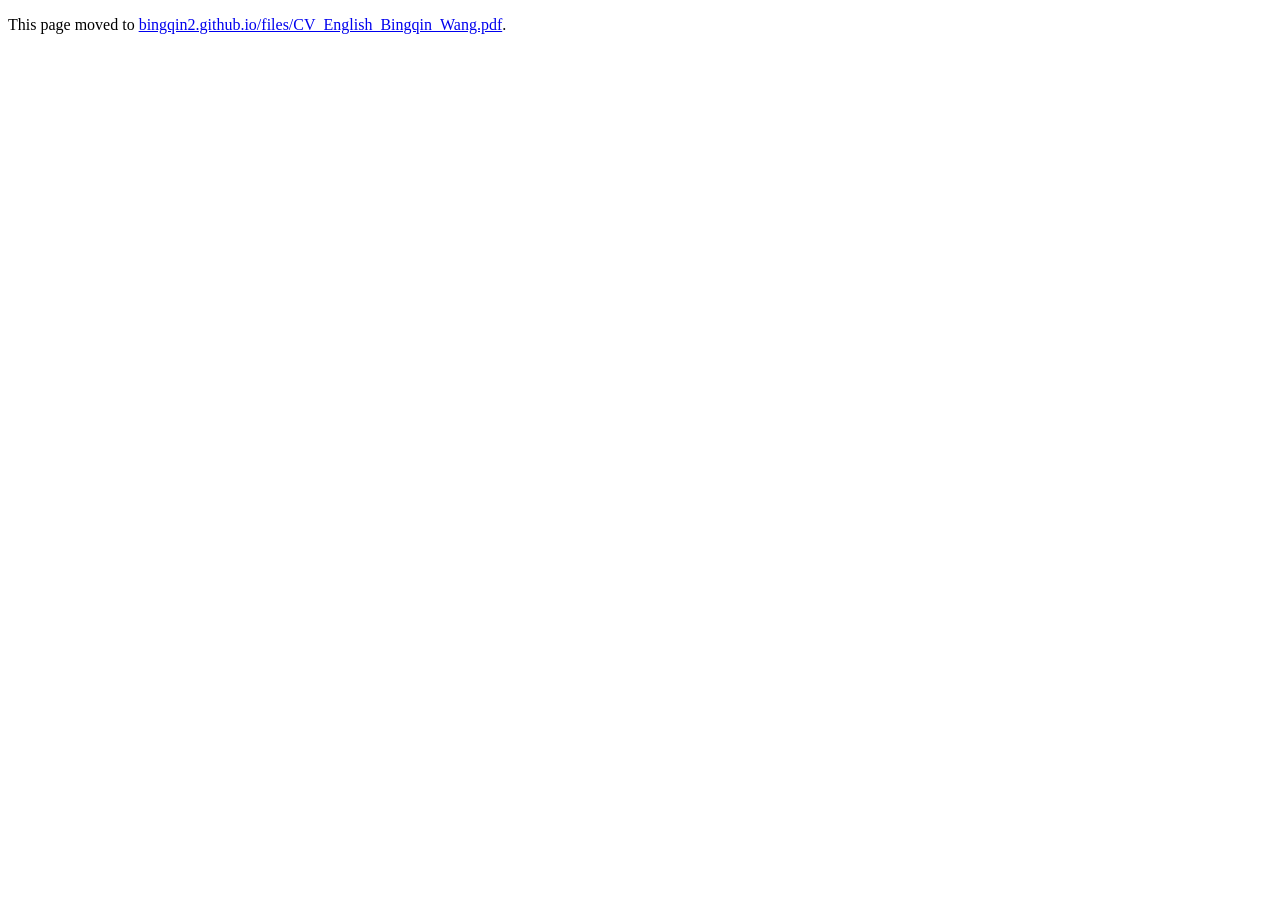
<file: site/cv/index.html>
<!DOCTYPE html><html lang="en"><head><meta charset="utf-8"><title>Redirecting</title><meta http-equiv="refresh" content="0; url=/files/CV_English_Bingqin_Wang.pdf"><link rel="canonical" href="https://bingqin2.github.io/files/CV_English_Bingqin_Wang.pdf"></head><body><p>This page moved to <a href="/files/CV_English_Bingqin_Wang.pdf">bingqin2.github.io/files/CV_English_Bingqin_Wang.pdf</a>.</p></body></html>
</file>
<file: site/assets/css/style.css>
/* ---------- Design tokens ---------- */
:root {
  --bg: #f6f7fb;
  --bg-top: #e4ebf8;
  --text: #1f2a44;
  --muted: #5f6d8a;
  --accent: #2f6fdb;
  --accent-2: #b04fe0;
  --card: #ffffff;
  --card-border: #dbe2ee;
  --dot: rgba(31, 42, 68, 0.11);
  --shadow: rgba(31, 45, 76, 0.10);
  --nav-bg: rgba(246, 247, 251, 0.78);
  --footer-bg: #eef1f7;
  --tag-bg: rgba(47, 111, 219, 0.10);
  --font: "Source Serif 4", "Iowan Old Style", "Palatino Linotype", Georgia, "Times New Roman", serif;
}
html[data-theme="dark"] {
  --bg: #171d2e;
  --bg-top: #243a56;
  --text: #e4e9f4;
  --muted: #9aa8c0;
  --accent: #66c2ff;
  --accent-2: #c79bff;
  --card: #1b2338;
  --card-border: #2d3a56;
  --dot: rgba(160, 178, 214, 0.16);
  --shadow: rgba(0, 0, 0, 0.36);
  --nav-bg: rgba(23, 29, 46, 0.78);
  --footer-bg: #121727;
  --tag-bg: rgba(102, 194, 255, 0.12);
}

/* ---------- Base ---------- */
*, *::before, *::after { box-sizing: border-box; }
html { scroll-behavior: smooth; -webkit-text-size-adjust: 100%; color-scheme: light; }
html[data-theme="dark"] { color-scheme: dark; }
body {
  margin: 0;
  min-height: 100vh;
  display: flex;
  flex-direction: column;
  font-family: var(--font);
  font-size: 16px;
  color: var(--text);
  background-color: var(--bg);
  background-image:
    radial-gradient(var(--dot) 1px, transparent 1.3px),
    linear-gradient(180deg, var(--bg-top) 0%, var(--bg) 42%, var(--bg) 100%);
  background-size: 22px 22px, 100% min(92vh, 960px);
  background-repeat: repeat, no-repeat;
  background-position: 0 0, 0 0;
}
a { color: var(--accent); text-decoration: none; }
p { margin: 0 0 .75rem; }
ul, ol { margin: 0; padding-left: 1.15rem; }
li { margin: .3rem 0; }
strong { font-weight: 600; }
.skip-link { position: absolute; left: -999px; top: 0; }
.skip-link:focus { left: 1rem; top: 1rem; z-index: 2000; background: var(--card); padding: .5rem .8rem; border-radius: 8px; }

/* Animated underline for prose links */
.prose-link, .bio a, .panel-inner a:not(.card-btn), .updates a, .footer a {
  background-image: linear-gradient(var(--accent), var(--accent));
  background-position: 50% 100%;
  background-repeat: no-repeat;
  background-size: 0 1px;
  transition: background-size .22s ease, color .22s ease;
}
.bio a:hover, .panel-inner a:hover, .updates a:hover, .footer a:hover { background-size: 100% 1px; }

/* ---------- Navbar ---------- */
.navbar {
  position: fixed;
  top: 0; left: 0; right: 0;
  z-index: 100;
  background: var(--nav-bg);
  -webkit-backdrop-filter: saturate(160%) blur(10px);
  backdrop-filter: saturate(160%) blur(10px);
  border-bottom: 1px solid var(--card-border);
}
.navbar-inner {
  position: relative;
  max-width: 1080px;
  margin: 0 auto;
  height: 3.4rem;
  padding: 0 1.25rem;
  display: flex;
  align-items: center;
  justify-content: space-between;
}
.navbar-avatar {
  width: 2.1rem; height: 2.1rem;
  padding: 0; border: 0; border-radius: 50%;
  overflow: hidden; cursor: pointer;
  background: var(--card);
  box-shadow: 0 0 0 1px var(--card-border);
  transition: box-shadow .2s ease, transform .2s ease;
}
.navbar-avatar { background: linear-gradient(135deg, #5eb8ff, #6d7cff 55%, #b04fe0); }
.navbar-avatar img {
  display: block; width: 100%; height: 100%;
  object-fit: cover; object-position: 50% 12%;
  transform: scale(1.4); transform-origin: 50% 32%;
}
.navbar-avatar:hover { box-shadow: 0 0 0 2px var(--accent); transform: translateY(-1px); }
.brand {
  position: absolute; left: 50%; transform: translateX(-50%);
  color: var(--text);
  font-size: 1.28rem;
  letter-spacing: .01em;
  white-space: nowrap;
}
.brand strong { font-weight: 600; }
.theme-toggle {
  width: 2.25rem; height: 2.25rem;
  display: inline-flex; align-items: center; justify-content: center;
  border: 0; border-radius: 50%;
  background: transparent; color: var(--text);
  font-size: 1.05rem; cursor: pointer;
  transition: background-color .2s ease, color .2s ease;
}
.theme-toggle:hover { background: var(--tag-bg); color: var(--accent); }
.icon { display: inline-block; width: 1em; height: 1em; fill: currentColor; vertical-align: -.125em; }
.sprite { position: absolute; width: 0; height: 0; overflow: hidden; }
.theme-toggle .icon { display: none; }
html[data-theme="light"] .theme-toggle .icon[data-theme-icon="light"],
html[data-theme="dark"] .theme-toggle .icon[data-theme-icon="dark"] { display: inline-block; }

/* Theme change: crossfade the whole page (View Transitions API) */
::view-transition-old(root), ::view-transition-new(root) { animation-duration: .55s; animation-timing-function: ease; }
/* Fallback for browsers without the View Transitions API */
html.theme-transition, html.theme-transition *, html.theme-transition *::before, html.theme-transition *::after {
  transition: background-color .55s ease, color .55s ease, border-color .55s ease, box-shadow .55s ease, opacity .55s ease !important;
}
.ribbon {
  height: 3px;
  opacity: .9;
  background: linear-gradient(90deg,
    #66c2ff 0 8%, #f472b6 8% 14%, #a78bfa 14% 26%, #22d3ee 26% 32%, #66c2ff 32% 47%,
    #f9a8d4 47% 53%, #818cf8 53% 66%, #34d399 66% 71%, #66c2ff 71% 85%, #f472b6 85% 91%, #a78bfa 91% 100%);
}

/* ---------- Hero ---------- */
.hero {
  flex: 1 0 auto;
  width: 100%;
  max-width: 760px;
  margin: 0 auto;
  padding: 7.4rem 1rem 3rem;
}
.identity {
  position: relative;
  height: 6.4rem;
  --hidden-offset: 2.1rem;
  --reveal-offset: 0.7rem;
}
.mascot {
  position: absolute;
  left: 50%; bottom: 0;
  width: 6.6rem; height: 6.6rem;
  padding: 0; border: 0;
  background: transparent; cursor: pointer;
  transform: translate(-50%, var(--hidden-offset));
  transition: transform .32s cubic-bezier(.2, .8, .2, 1);
  z-index: 1;
}
.mascot img {
  display: block; width: 100%; height: 100%;
  object-fit: contain;
  filter: drop-shadow(0 6px 12px var(--shadow));
}
.identity:hover .mascot, .identity.is-speaking .mascot { transform: translate(-50%, var(--reveal-offset)); }
.hello {
  position: absolute;
  left: 50%; bottom: calc(100% - 1.05rem);
  transform: translate(-50%, 8px) scale(.96);
  padding: .42rem .95rem;
  border: 1px solid var(--card-border);
  border-radius: 999px;
  background: var(--card);
  color: var(--text);
  font-size: 1.02rem;
  white-space: nowrap;
  box-shadow: 0 4px 14px var(--shadow);
  opacity: 0;
  pointer-events: none;
  transition: opacity .2s ease, transform .2s ease;
  z-index: 3;
}
.hello::before {
  content: "";
  position: absolute; left: 50%; top: 100%;
  width: .6rem; height: .6rem;
  border-right: 1px solid var(--card-border);
  border-bottom: 1px solid var(--card-border);
  background: var(--card);
  transform: translate(-50%, -50%) rotate(45deg);
}
.identity.is-speaking .hello { opacity: 1; transform: translate(-50%, 0) scale(1); }
.hello-text { display: inline-block; transition: opacity .18s ease; }
.hello-text.is-changing { opacity: 0; }

/* Prompt card */
.prompt {
  position: relative;
  z-index: 2;
  padding: 1.15rem 1.3rem 1rem;
  border: 1px solid var(--card-border);
  border-radius: 18px;
  background: var(--card);
  box-shadow: 0 8px 30px var(--shadow);
}
.bio {
  margin: 0;
  font-size: 1.07rem;
  line-height: 1.74;
  min-height: 3.4em;
  transition: opacity .18s ease;
}
.bio.is-changing { opacity: 0; }
.caret {
  display: inline-block;
  width: .5em; height: 1.05em;
  margin-left: .12em;
  border-right: 2px solid var(--accent);
  vertical-align: -.18em;
  animation: caret .9s steps(1) infinite;
}
@keyframes caret { 50% { opacity: 0; } }
.prompt-actions {
  --action-size: 2.25rem;
  display: flex; align-items: center; gap: .5rem;
  margin-top: .8rem;
}
.action-group { display: flex; align-items: center; gap: .35rem; margin-left: -.45rem; }
.action {
  display: inline-flex; align-items: center; justify-content: center;
  width: var(--action-size); height: var(--action-size);
  border-radius: 50%;
  color: var(--muted);
  font-size: 1.28rem;
  transition: background-color .18s ease, color .18s ease, transform .18s ease;
}
.action:hover { background: var(--tag-bg); color: var(--accent); transform: translateY(-1px); }
.action .ai-google-scholar { font-size: 1.32em; }
.action-email { margin-right: -.45rem; }

/* Persona selector, styled like a model picker */
.model-select { position: relative; margin-left: auto; }
.model-select summary {
  list-style: none;
  display: inline-flex; align-items: center; gap: .32rem;
  height: var(--action-size);
  padding: 0 1.7rem 0 .8rem;
  border-radius: 999px;
  color: var(--text);
  font-size: 1.02rem;
  cursor: pointer;
  position: relative;
  transition: background-color .18s ease, color .18s ease;
}
.model-select summary::-webkit-details-marker { display: none; }
.model-select summary::after {
  content: "";
  position: absolute; right: .8rem; top: 50%;
  width: .38rem; height: .38rem;
  border-right: 1.5px solid currentColor;
  border-bottom: 1.5px solid currentColor;
  transform: translateY(-70%) rotate(45deg);
  transition: transform .18s ease;
}
.model-select[open] summary::after { transform: translateY(-20%) rotate(225deg); }
.model-select summary:hover, .model-select[open] summary { background: var(--tag-bg); color: var(--accent); }
.model-variant { font-weight: 600; }
.model-brand { color: var(--muted); }
.model-options {
  position: absolute; right: 0; bottom: calc(100% + .5rem);
  z-index: 10;
  display: grid; gap: .1rem;
  min-width: 10rem;
  padding: .36rem;
  border: 1px solid var(--card-border);
  border-radius: 14px;
  background: var(--card);
  box-shadow: 0 18px 44px var(--shadow);
}
.model-options button {
  position: relative;
  display: flex; align-items: center;
  min-height: 2.2rem;
  padding: .4rem 1.9rem .4rem .7rem;
  border: 0; border-radius: 9px;
  background: transparent; color: var(--text);
  font: inherit; font-size: 1rem; text-align: left;
  cursor: pointer;
  transition: background-color .18s ease;
}
.model-options button:hover, .model-options button:focus-visible { background: var(--tag-bg); outline: 0; }
.model-options button[aria-selected="true"] { background: var(--tag-bg); color: var(--accent); }
.model-options button[aria-selected="true"]::after {
  content: "";
  position: absolute; right: .7rem; top: 50%;
  width: .62rem; height: .34rem;
  border-left: 2px solid var(--accent);
  border-bottom: 2px solid var(--accent);
  transform: translateY(-65%) rotate(-45deg);
}

/* Quick links */
.quick-links {
  display: grid;
  grid-template-columns: repeat(4, minmax(0, 1fr));
  gap: .55rem;
  max-width: 560px;
  margin: 1.15rem auto 0;
}
.quick-link {
  display: flex; align-items: center; justify-content: center; gap: .42rem;
  min-height: 2.25rem;
  padding: .38rem .7rem;
  border: 1px solid var(--card-border);
  border-radius: 10px;
  background: color-mix(in srgb, var(--card) 88%, transparent);
  color: var(--text);
  font: inherit; font-size: .95rem;
  cursor: pointer;
  box-shadow: 0 2px 8px var(--shadow);
  transition: border-color .18s ease, box-shadow .18s ease, transform .18s ease, color .18s ease;
}
.quick-link .icon { color: var(--accent); font-size: .95rem; }
.quick-link:hover { border-color: var(--accent); transform: translateY(-1px); box-shadow: 0 4px 12px var(--shadow); }
.quick-link.is-active {
  border-color: var(--accent);
  color: var(--accent);
  box-shadow: 0 0 0 1px color-mix(in srgb, var(--accent) 25%, transparent), 0 4px 14px var(--shadow);
}

/* Panels */
.panel-wrap {
  display: grid;
  grid-template-rows: 0fr;
  transition: grid-template-rows .45s cubic-bezier(.2, .8, .2, 1);
}
.panel-wrap.open { grid-template-rows: 1fr; }
.panel { overflow: hidden; min-height: 0; }
.panel-inner {
  margin-top: .95rem;
  padding: 1.15rem 1.3rem 1.2rem;
  border: 1px solid var(--card-border);
  border-radius: 18px;
  background: var(--card);
  box-shadow: 0 6px 22px var(--shadow);
  line-height: 1.62;
}
.panel h2, .updates h2 {
  display: flex; align-items: center; gap: .8rem;
  margin: 1.4rem 0 .8rem;
  font-size: .86rem; font-weight: 600;
  letter-spacing: .12em; text-transform: uppercase;
  color: var(--muted);
}
.panel h2:first-child { margin-top: .1rem; }
.panel h2::before, .panel h2::after, .updates h2::before, .updates h2::after {
  content: ""; flex: 1 1 0; height: 1px;
}
.panel h2::before, .updates h2::before { background: linear-gradient(90deg, transparent, var(--card-border)); }
.panel h2::after, .updates h2::after { background: linear-gradient(90deg, var(--card-border), transparent); }
.entry { margin: 0 0 1.1rem; }
.entry:last-of-type { margin-bottom: .2rem; }
.entry h3, .card h3 { margin: 0 0 .15rem; font-size: 1.05rem; font-weight: 600; line-height: 1.4; }
.entry h3 a, .card h3 a { color: var(--text); }
.entry h3 a:hover, .card h3 a:hover { color: var(--accent); }
.light { color: var(--muted); font-weight: 400; }
.meta { margin: 0 0 .45rem; color: var(--muted); font-size: .94rem; }
.entry ul, .card ul { padding-left: 1.1rem; }
.entry li::marker, .card li::marker, .pubs li::marker { color: var(--accent); }
.compact { margin-bottom: .7rem; }
.skills { margin: 0; display: grid; gap: .3rem; }
.skills div { display: grid; grid-template-columns: 7.2rem 1fr; gap: .5rem; }
.skills dt { color: var(--muted); }
.skills dd { margin: 0; }

.cards { display: grid; grid-template-columns: repeat(2, minmax(0, 1fr)); gap: .75rem; }
.card {
  padding: .95rem 1.05rem .8rem;
  border: 1px solid var(--card-border);
  border-radius: 14px;
  background: color-mix(in srgb, var(--card) 70%, var(--bg));
  transition: transform .18s ease, border-color .18s ease;
}
.card:hover { transform: translateY(-2px); border-color: color-mix(in srgb, var(--accent) 55%, var(--card-border)); }
.card.wide { grid-column: 1 / -1; }
.card-icon { color: var(--muted); font-size: .85em; margin-left: .2rem; }
.stack { margin: 0 0 .5rem; color: var(--muted); font-size: .9rem; }
.tag {
  display: inline-block; vertical-align: middle;
  margin-left: .3rem; padding: .08rem .5rem;
  border-radius: 999px;
  background: var(--tag-bg); color: var(--accent);
  font-size: .74rem; font-weight: 400; letter-spacing: .02em;
}
.links { margin: .25rem 0 0; font-size: .94rem; }
.earlier { margin: 1rem 0 0; color: var(--muted); font-size: .95rem; }
.earlier a { color: var(--accent); }
.pubs { padding-left: 1.2rem; }
.pubs li { margin: 0 0 .9rem; }
.pub-title { margin: 0; font-weight: 600; }
.pub-title a { color: var(--text); }
.pub-title a:hover { color: var(--accent); }
.pub-authors, .pub-venue { margin: 0; color: var(--muted); font-size: .94rem; }
.oral { color: var(--accent-2); font-weight: 600; }

/* Updates */
.updates { margin-top: 2.4rem; }
.updates h2 { margin: 0 0 .6rem; }
.updates-list { list-style: none; padding: 0; margin: 0; }
.updates-list li {
  display: grid; grid-template-columns: 5.4rem 1fr; gap: .8rem;
  padding: .5rem 0;
  border-bottom: 1px dashed var(--card-border);
  line-height: 1.55;
}
.updates-list li:last-child { border-bottom: 0; }
.updates-list time { color: var(--accent); font-size: .92rem; padding-top: .08rem; }

/* Footer */
.footer {
  margin-top: 2rem;
  padding: 1.1rem 1rem;
  text-align: center;
  font-size: .9rem;
  color: var(--muted);
  background: var(--footer-bg);
  border-top: 1px solid var(--card-border);
}
.footer p { margin: 0; }

/* Sparkles */
.niji-star {
  position: fixed;
  z-index: 9999;
  pointer-events: none;
  transform: translate(-50%, -50%);
  line-height: 1;
  text-shadow: 0 0 6px currentColor;
}

/* Reveal on load */
.reveal { opacity: 0; transform: translateY(10px); animation: rise .6s ease forwards; animation-delay: var(--delay, 0ms); }
@keyframes rise { to { opacity: 1; transform: none; } }

/* ---------- Responsive ---------- */
@media (max-width: 640px) {
  .hero { padding-top: 6.4rem; }
  .brand { font-size: 1.18rem; }
  .bio { font-size: 1.02rem; line-height: 1.7; }
  .prompt { padding: 1rem 1.05rem .9rem; }
  .model-select summary { padding-left: .6rem; }
  .quick-links { grid-template-columns: repeat(2, minmax(0, 1fr)); }
  .cards { grid-template-columns: 1fr; }
  .skills div { grid-template-columns: 1fr; gap: 0; }
  .updates-list li { grid-template-columns: 1fr; gap: .1rem; }
  .panel-inner { padding: 1rem 1.05rem; }
}

@media (max-width: 440px) {
  .prompt-actions { flex-wrap: wrap; row-gap: .2rem; }
  .action-email { margin-left: auto; }
  .model-select { order: 3; flex-basis: 100%; margin-left: -.6rem; margin-top: .1rem; }
  .model-options { left: 0; right: auto; }
}

@media (prefers-reduced-motion: reduce) {
  html { scroll-behavior: auto; }
  .reveal { animation: none; opacity: 1; transform: none; }
  .caret { animation: none; }
  .panel-wrap, .mascot, .hello, .quick-link, .card, .action { transition: none; }
}
</file>
<file: site/CoDraft/codraft.css>
/* CoDraft's own site. The colors, type and radius come from the product's
   visual foundation (web/src/app/styles.css in the CoDraft repository), at
   landing-page sizes, so that the page and the application look alike. */
:root {
  --background: #f8fafc;
  --surface: #ffffff;
  --text: #0f172a;
  --secondary: #475569;
  --muted: #64748b;
  --border: #e2e8f0;
  --border-strong: #cbd5e1;
  --primary: #2563eb;
  --primary-strong: #1d4ed8;
  --primary-soft: #eef3fe;
  --radius: 8px;
  --shadow: 0 1px 2px rgba(15, 23, 42, .05);
  --shadow-raised: 0 24px 60px rgba(15, 23, 42, .14), 0 4px 12px rgba(15, 23, 42, .06);
  --mono: ui-monospace, SFMono-Regular, "SF Mono", Menlo, Consolas, "Liberation Mono", monospace;
  color-scheme: light;
  scroll-behavior: smooth;
}
@media (prefers-reduced-motion: reduce) {
  :root { scroll-behavior: auto; }
}

*, *::before, *::after { box-sizing: border-box; }
body {
  margin: 0;
  background: var(--background);
  color: var(--text);
  font-family: system-ui, -apple-system, "Segoe UI", Roboto, "Helvetica Neue", Arial, sans-serif;
  font-size: 1.0625rem;
  line-height: 1.6;
  -webkit-font-smoothing: antialiased;
  -moz-osx-font-smoothing: grayscale;
}
h1, h2, h3 { margin: 0; line-height: 1.25; letter-spacing: -.01em; }
p { margin: 0; }
a { color: var(--primary); text-underline-offset: 2px; }
a:hover { color: var(--primary-strong); }
:focus-visible { outline: 2px solid var(--primary); outline-offset: 2px; border-radius: 2px; }
img { max-width: 100%; }
.sprite { display: none; }
.icon { width: 1.1em; height: 1.1em; flex: none; }
.wrap { width: 100%; max-width: 1088px; margin: 0 auto; padding: 0 20px; }

.skip-link {
  position: absolute;
  top: -100px;
  left: 16px;
  z-index: 20;
  padding: 8px 12px;
  border-radius: var(--radius);
  background: var(--primary);
  color: #ffffff;
  font-weight: 600;
}
.skip-link:focus { top: 12px; color: #ffffff; }

/* Buttons, as in the product */
.button {
  display: inline-flex;
  align-items: center;
  justify-content: center;
  gap: 8px;
  height: 36px;
  padding: 0 14px;
  border: 1px solid var(--border-strong);
  border-radius: var(--radius);
  background: var(--surface);
  box-shadow: var(--shadow);
  color: var(--text);
  font-size: .9375rem;
  font-weight: 600;
  line-height: 1;
  text-decoration: none;
  white-space: nowrap;
  transition: background-color 120ms, border-color 120ms, color 120ms;
}
.button:hover { background: #f1f5f9; color: var(--text); }
.button.primary { border-color: var(--primary); background: var(--primary); color: #ffffff; }
.button.primary:hover { border-color: var(--primary-strong); background: var(--primary-strong); color: #ffffff; }
.button.large { height: 46px; padding: 0 20px; font-size: 1.0625rem; }
.button.inverse { border-color: #ffffff; background: #ffffff; color: var(--primary-strong); }
.button.inverse:hover { background: var(--primary-soft); color: var(--primary-strong); }

/* Top bar */
.topbar {
  position: sticky;
  top: 0;
  z-index: 10;
  border-bottom: 1px solid var(--border);
  background: rgba(248, 250, 252, .88);
  -webkit-backdrop-filter: saturate(1.4) blur(10px);
  backdrop-filter: saturate(1.4) blur(10px);
}
.topbar-inner { display: flex; align-items: center; gap: 24px; height: 60px; }
.brand {
  display: inline-flex;
  align-items: center;
  gap: 10px;
  color: var(--text);
  font-size: 1.15rem;
  font-weight: 700;
  text-decoration: none;
}
.brand:hover { color: var(--text); }
.logo { width: 28px; height: 28px; flex: none; }
.nav { display: flex; gap: 22px; margin-left: auto; }
.nav a { color: var(--secondary); font-size: .9375rem; font-weight: 500; text-decoration: none; }
.nav a:hover { color: var(--text); }
section[id] { scroll-margin-top: 68px; }

/* Hero */
.hero {
  padding: 76px 0 72px;
  background:
    radial-gradient(1100px 460px at 50% -80px, #dbe7fd 0%, rgba(219, 231, 253, 0) 72%),
    var(--background);
}
.hero-text { display: flex; flex-direction: column; align-items: center; text-align: center; }
.eyebrow {
  margin-bottom: 20px;
  padding: 4px 12px;
  border-radius: 999px;
  background: var(--primary-soft);
  color: var(--primary-strong);
  font-size: .875rem;
  font-weight: 600;
}
.hero h1 {
  max-width: 14em;
  font-size: clamp(2.3rem, 1.2rem + 4.2vw, 3.9rem);
  font-weight: 800;
  line-height: 1.07;
  letter-spacing: -.028em;
}
.lede { max-width: 40rem; margin-top: 20px; color: var(--secondary); font-size: 1.2rem; line-height: 1.6; }
.actions { display: flex; flex-wrap: wrap; justify-content: center; gap: 12px; margin-top: 32px; }
.demo-note {
  display: flex;
  gap: 8px;
  max-width: 38rem;
  margin-top: 20px;
  color: var(--secondary);
  font-size: .9375rem;
  line-height: 1.5;
  text-align: left;
}
.demo-note .icon { margin-top: .15em; color: var(--primary); }
.chips { display: flex; flex-wrap: wrap; justify-content: center; gap: 8px; margin: 28px 0 0; padding: 0; list-style: none; }
.chips li {
  padding: 2px 10px;
  border: 1px solid var(--border);
  border-radius: 999px;
  background: var(--surface);
  color: var(--secondary);
  font-size: .875rem;
}
.shot { margin-top: 56px; }
.window {
  overflow: hidden;
  border: 1px solid var(--border-strong);
  border-radius: 12px;
  background: var(--surface);
  box-shadow: var(--shadow-raised);
}
.window-bar {
  display: flex;
  align-items: center;
  gap: 7px;
  height: 36px;
  padding: 0 14px;
  border-bottom: 1px solid var(--border);
  background: #f1f5f9;
}
.window-bar span { width: 11px; height: 11px; border-radius: 50%; background: var(--border-strong); }
.window-bar code {
  margin: 0 auto;
  padding: 2px 12px;
  border-radius: 6px;
  background: var(--surface);
  color: var(--secondary);
  font-family: var(--mono);
  font-size: .8125rem;
}
.window img { display: block; width: 100%; height: auto; }
figcaption { margin-top: 12px; color: var(--secondary); font-size: .9375rem; text-align: center; }

/* Sections */
main > section { padding: 88px 0; }
.band { border-top: 1px solid var(--border); border-bottom: 1px solid var(--border); background: var(--surface); }
main h2 { font-size: clamp(1.6rem, 1.2rem + 1.3vw, 2.15rem); font-weight: 750; letter-spacing: -.02em; }
main h3 { font-size: 1.08rem; font-weight: 650; }
.section-lede { max-width: 46rem; margin-top: 10px; color: var(--secondary); font-size: 1.08rem; }

.try-steps {
  display: grid;
  grid-template-columns: repeat(4, minmax(0, 1fr));
  gap: 16px;
  margin: 36px 0 0;
  padding: 0;
  list-style: none;
  counter-reset: step;
}
.try-steps li {
  counter-increment: step;
  padding: 20px;
  border: 1px solid var(--border);
  border-radius: 12px;
  background: var(--background);
}
.try-steps li::before {
  content: counter(step);
  display: grid;
  place-items: center;
  width: 32px;
  height: 32px;
  margin-bottom: 14px;
  border-radius: 50%;
  background: var(--primary);
  color: #ffffff;
  font-weight: 700;
}
.try-steps p, .features p { margin-top: 6px; color: var(--secondary); font-size: .98rem; }

.features {
  display: grid;
  grid-template-columns: repeat(3, minmax(0, 1fr));
  gap: 16px;
  margin: 36px 0 0;
  padding: 0;
  list-style: none;
}
.features li {
  padding: 22px 22px 20px;
  border: 1px solid var(--border);
  border-top: 3px solid var(--primary);
  border-radius: 12px;
  background: var(--surface);
  box-shadow: var(--shadow);
}

.architecture {
  display: grid;
  grid-template-columns: minmax(0, 1fr) auto minmax(0, 1fr) auto minmax(0, 1fr);
  gap: 12px;
  margin: 36px 0 28px;
}
.node { padding: 18px 20px; border: 1px solid var(--border); border-radius: 12px; background: var(--background); }
.node h3 { color: var(--primary-strong); }
.node ul { margin: 8px 0 0; padding-left: 18px; color: var(--secondary); font-size: .96rem; }
.node li { margin: 3px 0; }
.node li::marker { color: var(--primary); }
.wire {
  display: flex;
  flex-direction: column;
  align-items: center;
  justify-content: center;
  min-width: 7rem;
  color: var(--secondary);
  font-size: .85rem;
  line-height: 1.35;
  text-align: center;
}
.wire::after { content: ""; width: 100%; height: 2px; margin-top: 8px; border-radius: 2px; background: var(--primary); }
.steps { max-width: 48rem; margin: 0; padding-left: 22px; }
.steps li { margin: 8px 0; padding-left: 4px; }
.steps li::marker { color: var(--primary); font-weight: 700; }

.gallery { display: grid; grid-template-columns: repeat(2, minmax(0, 1fr)); gap: 32px 24px; margin-top: 36px; }
.gallery figure, .phone-row figure { margin: 0; }
.gallery .wide { grid-column: 1 / -1; }
.gallery img, .phone-row img {
  display: block;
  width: 100%;
  height: auto;
  border: 1px solid var(--border-strong);
  border-radius: 12px;
  box-shadow: 0 12px 32px rgba(15, 23, 42, .1);
}
.phone-row {
  display: grid;
  grid-template-columns: minmax(0, 15rem) minmax(0, 1fr);
  gap: 40px;
  align-items: center;
  margin-top: 56px;
}
.phone-row img { border-radius: 20px; }
.phone-row h3 { font-size: 1.35rem; }
.phone-row p { max-width: 36rem; margin-top: 8px; color: var(--secondary); }

.checks { display: grid; gap: 12px; max-width: 50rem; margin: 28px 0 0; padding: 0; list-style: none; }
.checks li { display: flex; gap: 12px; }
.checks .icon { margin-top: .2em; color: var(--primary); }
.table-title { margin-top: 56px; font-size: 1.35rem; }
.table-wrap { overflow-x: auto; margin: 20px 0 12px; border: 1px solid var(--border); border-radius: 12px; }
.facts { width: 100%; border-collapse: collapse; font-size: .96rem; }
.facts th, .facts td { padding: 11px 16px; border-bottom: 1px solid var(--border); text-align: left; vertical-align: top; }
.facts thead th { background: var(--background); font-weight: 650; white-space: nowrap; }
.facts tbody th { font-weight: 400; }
.facts td { white-space: nowrap; font-variant-numeric: tabular-nums; }
.facts tbody tr:last-child th, .facts tbody tr:last-child td { border-bottom: 0; }
.fine { max-width: 50rem; color: var(--muted); font-size: .9rem; }

/* Closing call to action */
main > .cta { padding: 72px 0; background: linear-gradient(135deg, #2563eb, #1d4ed8); color: #ffffff; }
.cta-inner { display: flex; flex-direction: column; align-items: center; gap: 12px; text-align: center; }
.cta p { color: #dbe7fd; font-size: 1.1rem; }
.cta .button { margin-top: 12px; }
.cta :focus-visible { outline-color: #ffffff; }

.footer { padding: 28px 0; color: var(--muted); font-size: .9rem; }
.footer-inner { display: flex; flex-wrap: wrap; justify-content: space-between; gap: 8px 24px; }
.footer a { color: var(--secondary); }

@media (max-width: 960px) {
  .nav { display: none; }
  .topbar-inner { justify-content: space-between; }
  .try-steps { grid-template-columns: repeat(2, minmax(0, 1fr)); }
  .features { grid-template-columns: repeat(2, minmax(0, 1fr)); }
  .architecture { grid-template-columns: minmax(0, 1fr); }
  .wire { min-width: 0; }
  .wire::after { width: 2px; height: 20px; }
}
@media (max-width: 640px) {
  .wrap { padding: 0 16px; }
  .hero { padding: 52px 0 56px; }
  .lede { font-size: 1.1rem; }
  .shot { margin-top: 40px; }
  .window-bar code { display: none; }
  main > section { padding: 64px 0; }
  .try-steps, .features, .gallery { grid-template-columns: minmax(0, 1fr); }
  .phone-row { grid-template-columns: minmax(0, 1fr); gap: 16px; }
  .phone-row figure { width: 100%; max-width: 16rem; margin: 0 auto; }
  .facts { font-size: .9rem; }
  .facts th, .facts td { padding: 9px 10px; }
  .facts thead th, .facts td { white-space: normal; }
}
</file>
